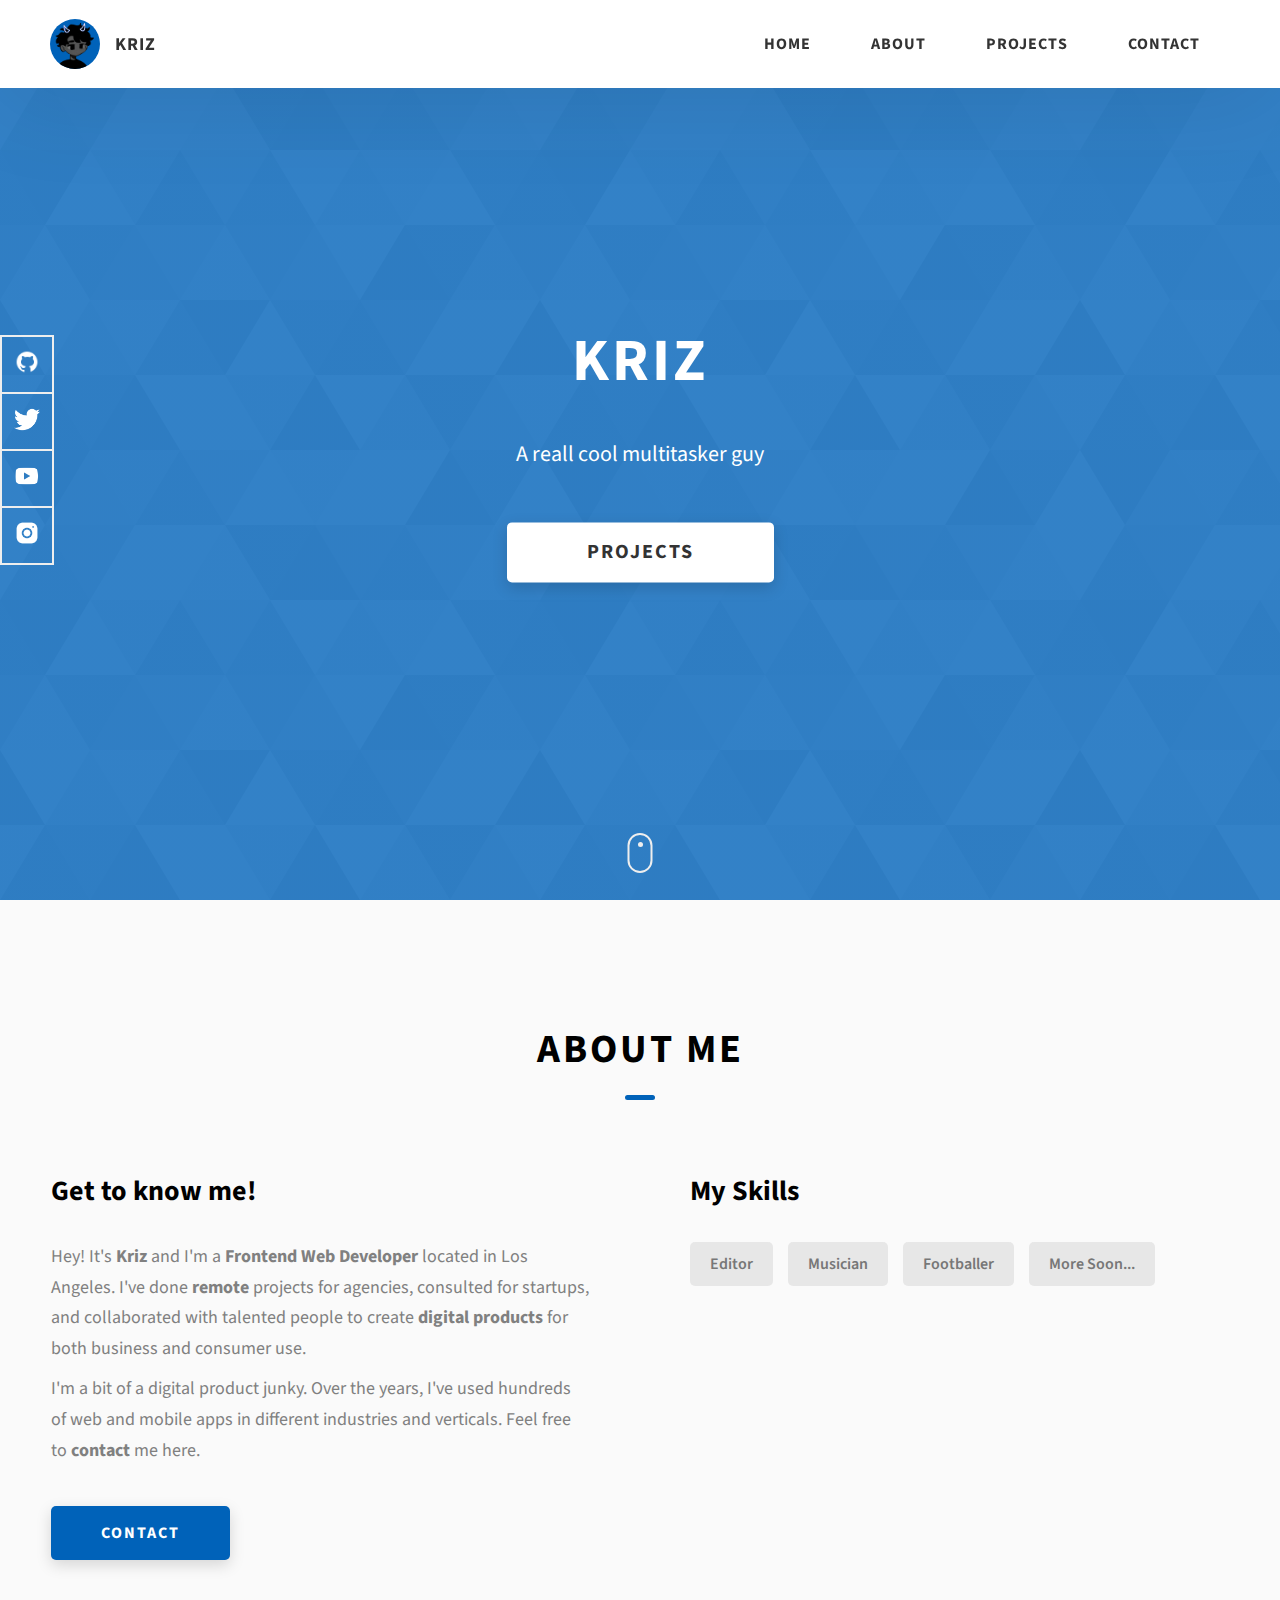
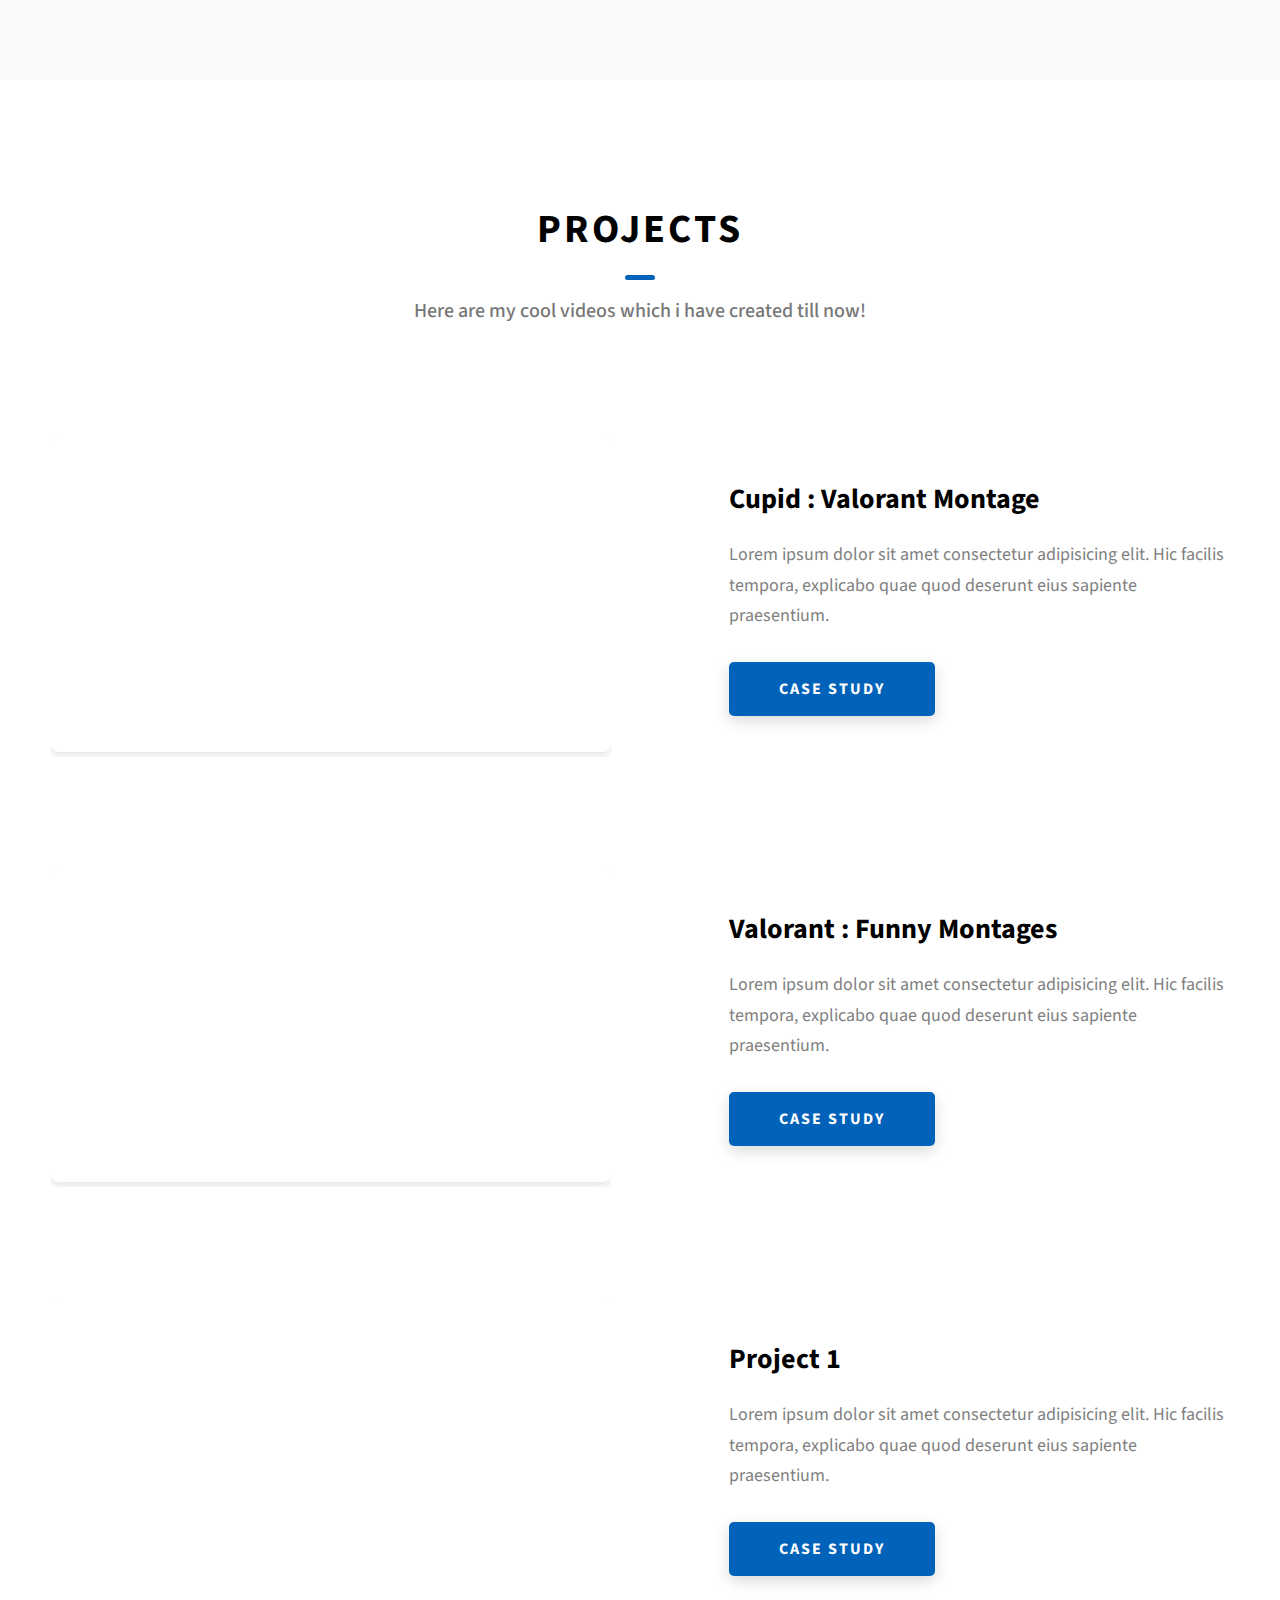
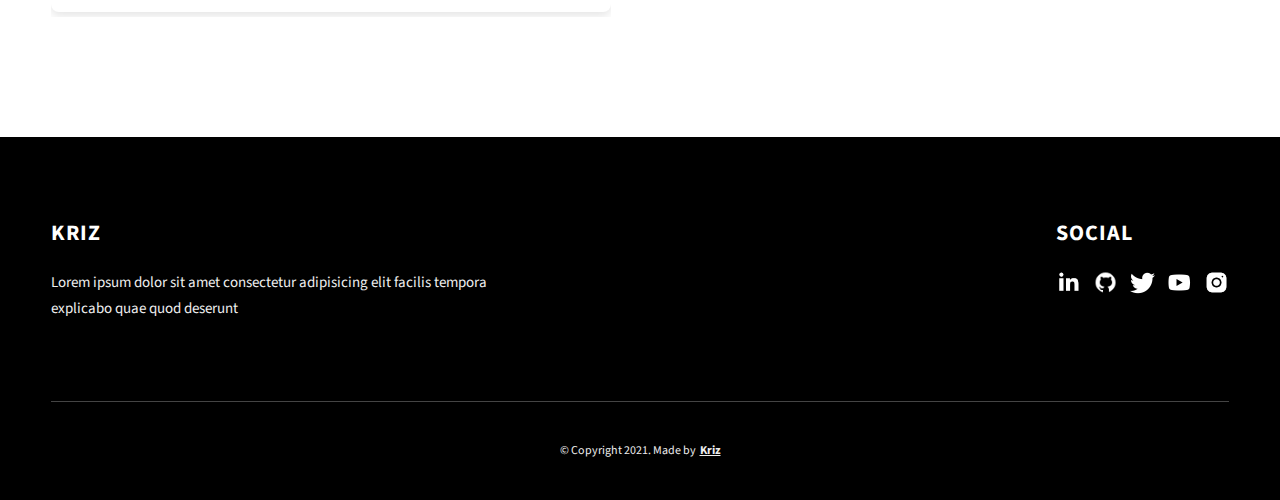
<file: index.html>
<!DOCTYPE html>
<html lang="en">
  <head>
    <meta charset="UTF-8" />
    <meta name="viewport" content="width=device-width, initial-scale=1.0" />
    <meta http-equiv="X-UA-Compatible" content="ie=edge" />
    <title>Kriz</title>
    <meta name="description" content="Portfolio Template for Developer" />

    <link rel="stylesheet" href="css/style.css" />

    <link rel="preconnect" href="https://fonts.googleapis.com" />
    <link rel="preconnect" href="https://fonts.gstatic.com" crossorigin />
    <link
      href="https://fonts.googleapis.com/css2?family=Source+Sans+Pro:wght@400;600;700;900&display=swap"
      rel="stylesheet"
    />
  </head>
  <body>
    
    <header class="header">
      <div class="header__content">
        <div class="header__logo-container">
          <div class="header__logo-img-cont">
            <img
              src="./assets/png/kriz.png"
              alt="Ram Maheshwari Logo Image"
              class="header__logo-img"
            />
          </div>
          <span class="header__logo-sub">Kriz</span>
        </div>
        <div class="header__main">
          <ul class="header__links">
            <li class="header__link-wrapper">
              <a href="./index.html" class="header__link"> Home </a>
            </li>
            <li class="header__link-wrapper">
              <a href="./index.html#about" class="header__link">About </a>
            </li>
            <li class="header__link-wrapper">
              <a href="./index.html#projects" class="header__link">
                Projects
              </a>
            </li>
            <li class="header__link-wrapper">
              <a href="./index.html#contact" class="header__link"> Contact </a>
            </li>
          </ul>
          <div class="header__main-ham-menu-cont">
            <img
              src="./assets/svg/ham-menu.svg"
              alt="hamburger menu"
              class="header__main-ham-menu"
            />
            <img
              src="./assets/svg/ham-menu-close.svg"
              alt="hamburger menu close"
              class="header__main-ham-menu-close d-none"
            />
          </div>
        </div>
      </div>
      <div class="header__sm-menu">
        <div class="header__sm-menu-content">
          <ul class="header__sm-menu-links">
            <li class="header__sm-menu-link">
              <a href="./index.html"> Home </a>
            </li>

            <li class="header__sm-menu-link">
              <a href="./index.html#about"> About </a>
            </li>

            <li class="header__sm-menu-link">
              <a href="./index.html#projects"> Projects </a>
            </li>

            <li class="header__sm-menu-link">
              <a href="./index.html#contact"> Contact </a>
            </li>
          </ul>
        </div>
      </div>
    </header>
    <section class="home-hero">
      <div class="home-hero__content">
        <h1 class="heading-primary">Kriz</h1>
        <div class="home-hero__info">
          <p class="text-primary">
            A reall cool multitasker guy
          </p>
        </div>
        <div class="home-hero__cta">
          <a href="./#projects" class="btn btn--bg">Projects</a>
        </div>
      </div>
      <div class="home-hero__socials">
        <div class="home-hero__social">
          <a href="#" class="home-hero__social-icon-link" data-hover="GitHub">
            <img
              src="./assets/png/github-ico.png"
              alt="icon"
              class="home-hero__social-icon"
            />
          </a>
        </div>
        <div class="home-hero__social">
          <a href="#" class="home-hero__social-icon-link" data-hover="Twitter">
            <img
              src="./assets/png/twitter-ico.png"
              alt="icon"
              class="home-hero__social-icon"
            />
          </a>
        </div>
        <div class="home-hero__social">
          <a href="#" class="home-hero__social-icon-link" data-hover="YouTube">
            <img
              src="./assets/png/yt-ico.png"
              alt="icon"
              class="home-hero__social-icon"
            />
          </a>
        </div>
        <div class="home-hero__social">
          <a href="#" class="home-hero__social-icon-link home-hero__social-icon-link--bd-none" data-hover="Instagram">
            <img
              src="./assets/png/insta-ico.png"
              alt="icon"
              class="home-hero__social-icon"
            />
          </a>
        </div>
      </div>
      
      <div class="home-hero__mouse-scroll-cont">
        <div class="mouse"></div>
      </div>
    </section>
    <section id="about" class="about sec-pad">
      <div class="main-container">
        <h2 class="heading heading-sec heading-sec__mb-med">
          <span class="heading-sec__main">About Me</span>
          <span class="heading-sec__sub">
          </span>
        </h2>
        <div class="about__content">
          <div class="about__content-main">
            <h3 class="about__content-title">Get to know me!</h3>
            <div class="about__content-details">
              <p class="about__content-details-para">
                Hey! It's
                <strong>Kriz</strong>
                and I'm a <strong> Frontend Web Developer </strong> located in
                Los Angeles. I've done
                <strong> remote </strong>
                projects for agencies, consulted for startups, and collaborated
                with talented people to create
                <strong>digital products </strong>
                for both business and consumer use.
              </p>
              <p class="about__content-details-para">
                I'm a bit of a digital product junky. Over the years, I've used
                hundreds of web and mobile apps in different industries and
                verticals. Feel free to
                <strong>contact</strong> me here.
              </p>
            </div>
            <a href="./#contact" class="btn btn--med btn--theme dynamicBgClr"
              >Contact</a
            >
          </div>
          <div class="about__content-skills">
            <h3 class="about__content-title">My Skills</h3>
            <div class="skills">
              <div class="skills__skill">Editor</div>
              <div class="skills__skill">Musician</div>
              <div class="skills__skill">Footballer</div>
              <div class="skills__skill">More Soon...</div>
            </div>
          </div>
        </div>
      </div>
    </section>
    <section id="projects" class="projects sec-pad">
      <div class="main-container">
        <h2 class="heading heading-sec heading-sec__mb-bg">
          <span class="heading-sec__main">Projects</span>
          <span class="heading-sec__sub">
            Here are my cool videos which i have created till now!
          </span>
        </h2>

        <div class="projects__content">
          <div class="projects__row">
            <div class="projects__row-img-cont">
              <iframe
                width="100%"
                height="315"
                src="https://www.youtube.com/embed/KM3xN5zE9Mw"
                title="YouTube video player"
                frameborder="0"
                allow="accelerometer; autoplay; clipboard-write; encrypted-media; gyroscope; picture-in-picture"
                allowfullscreen
              ></iframe>
            </div>
            <div class="projects__row-content">
              <h3 class="projects__row-content-title">Cupid : Valorant Montage</h3>
              <p class="projects__row-content-desc">
                Lorem ipsum dolor sit amet consectetur adipisicing elit. Hic facilis
                tempora, explicabo quae quod deserunt eius sapiente praesentium.
              </p>
              <a href="./project-1.html" class="btn btn--med btn--theme dynamicBgClr" target="_blank">
                Case Study
              </a>
            </div>
          </div>
          <!-- VIDEO 2 -->
          <div class="projects__row">
            <div class="projects__row-img-cont">
              <iframe
                width="100%"
                height="315"
                src="https://www.youtube.com/embed/n4P-tAh3xQY"
                title="YouTube video player"
                frameborder="0"
                allow="accelerometer; autoplay; clipboard-write; encrypted-media; gyroscope; picture-in-picture"
                allowfullscreen
              ></iframe>
            </div>
            <div class="projects__row-content">
              <h3 class="projects__row-content-title">Valorant : Funny Montages</h3>
              <p class="projects__row-content-desc">
                Lorem ipsum dolor sit amet consectetur adipisicing elit. Hic facilis
                tempora, explicabo quae quod deserunt eius sapiente praesentium.
              </p>
              <a href="./project-1.html" class="btn btn--med btn--theme dynamicBgClr" target="_blank">
                Case Study
              </a>
            </div>
          </div>
          <div class="projects__row">
            <div class="projects__row-img-cont">
              <iframe
                width="100%"
                height="315"
                src="https://www.youtube.com/embed/KM3xN5zE9Mw"
                title="YouTube video player"
                frameborder="0"
                allow="accelerometer; autoplay; clipboard-write; encrypted-media; gyroscope; picture-in-picture"
                allowfullscreen
              ></iframe>
            </div>
            <div class="projects__row-content">
              <h3 class="projects__row-content-title">Project 1</h3>
              <p class="projects__row-content-desc">
                Lorem ipsum dolor sit amet consectetur adipisicing elit. Hic facilis
                tempora, explicabo quae quod deserunt eius sapiente praesentium.
              </p>
              <a href="./project-1.html" class="btn btn--med btn--theme dynamicBgClr" target="_blank">
                Case Study
              </a>
            </div>
          </div>
        </div>
      </div>
    </section>
    <footer class="main-footer">
      <div class="main-container">
        <div class="main-footer__upper">
          <div class="main-footer__row main-footer__row-1">
            <h2 class="heading heading-sm main-footer__heading-sm">
              <span>Social</span>
            </h2>
            <div class="main-footer__social-cont">
              <a target="_blank" rel="noreferrer" href="#">
                <img
                  class="main-footer__icon"
                  src="./assets/png/linkedin-ico.png"
                  alt="icon"
                />
              </a>
              <a target="_blank" rel="noreferrer" href="#">
                <img
                  class="main-footer__icon"
                  src="./assets/png/github-ico.png"
                  alt="icon"
                />
              </a>
              <a target="_blank" rel="noreferrer" href="#">
                <img
                  class="main-footer__icon"
                  src="./assets/png/twitter-ico.png"
                  alt="icon"
                />
              </a>
              <a target="_blank" rel="noreferrer" href="#">
                <img
                  class="main-footer__icon"
                  src="./assets/png/yt-ico.png"
                  alt="icon"
                />
              </a>
              <a target="_blank" rel="noreferrer" href="#">
                <img
                  class="main-footer__icon main-footer__icon--mr-none"
                  src="./assets/png/insta-ico.png"
                  alt="icon"
                />
              </a>
            </div>
          </div>
          <div class="main-footer__row main-footer__row-2">
            <h4 class="heading heading-sm text-lt">Kriz</h4>
            <p class="main-footer__short-desc">
              Lorem ipsum dolor sit amet consectetur adipisicing elit facilis
              tempora explicabo quae quod deserunt
            </p>
          </div>
        </div>

        <!-- If you give me some credit or shoutout here by linking to my website, then it will be a big thing for me and will help me a lot :) -->
        <div class="main-footer__lower">
          &copy; Copyright 2021. Made by
          <a rel="noreferrer" target="_blank" href="https://rammaheshwari.com"
            >Kriz</a
          >
        </div>
      </div>
    </footer>

    <script src="./index.js"></script>
  </body>
</html>
</file>
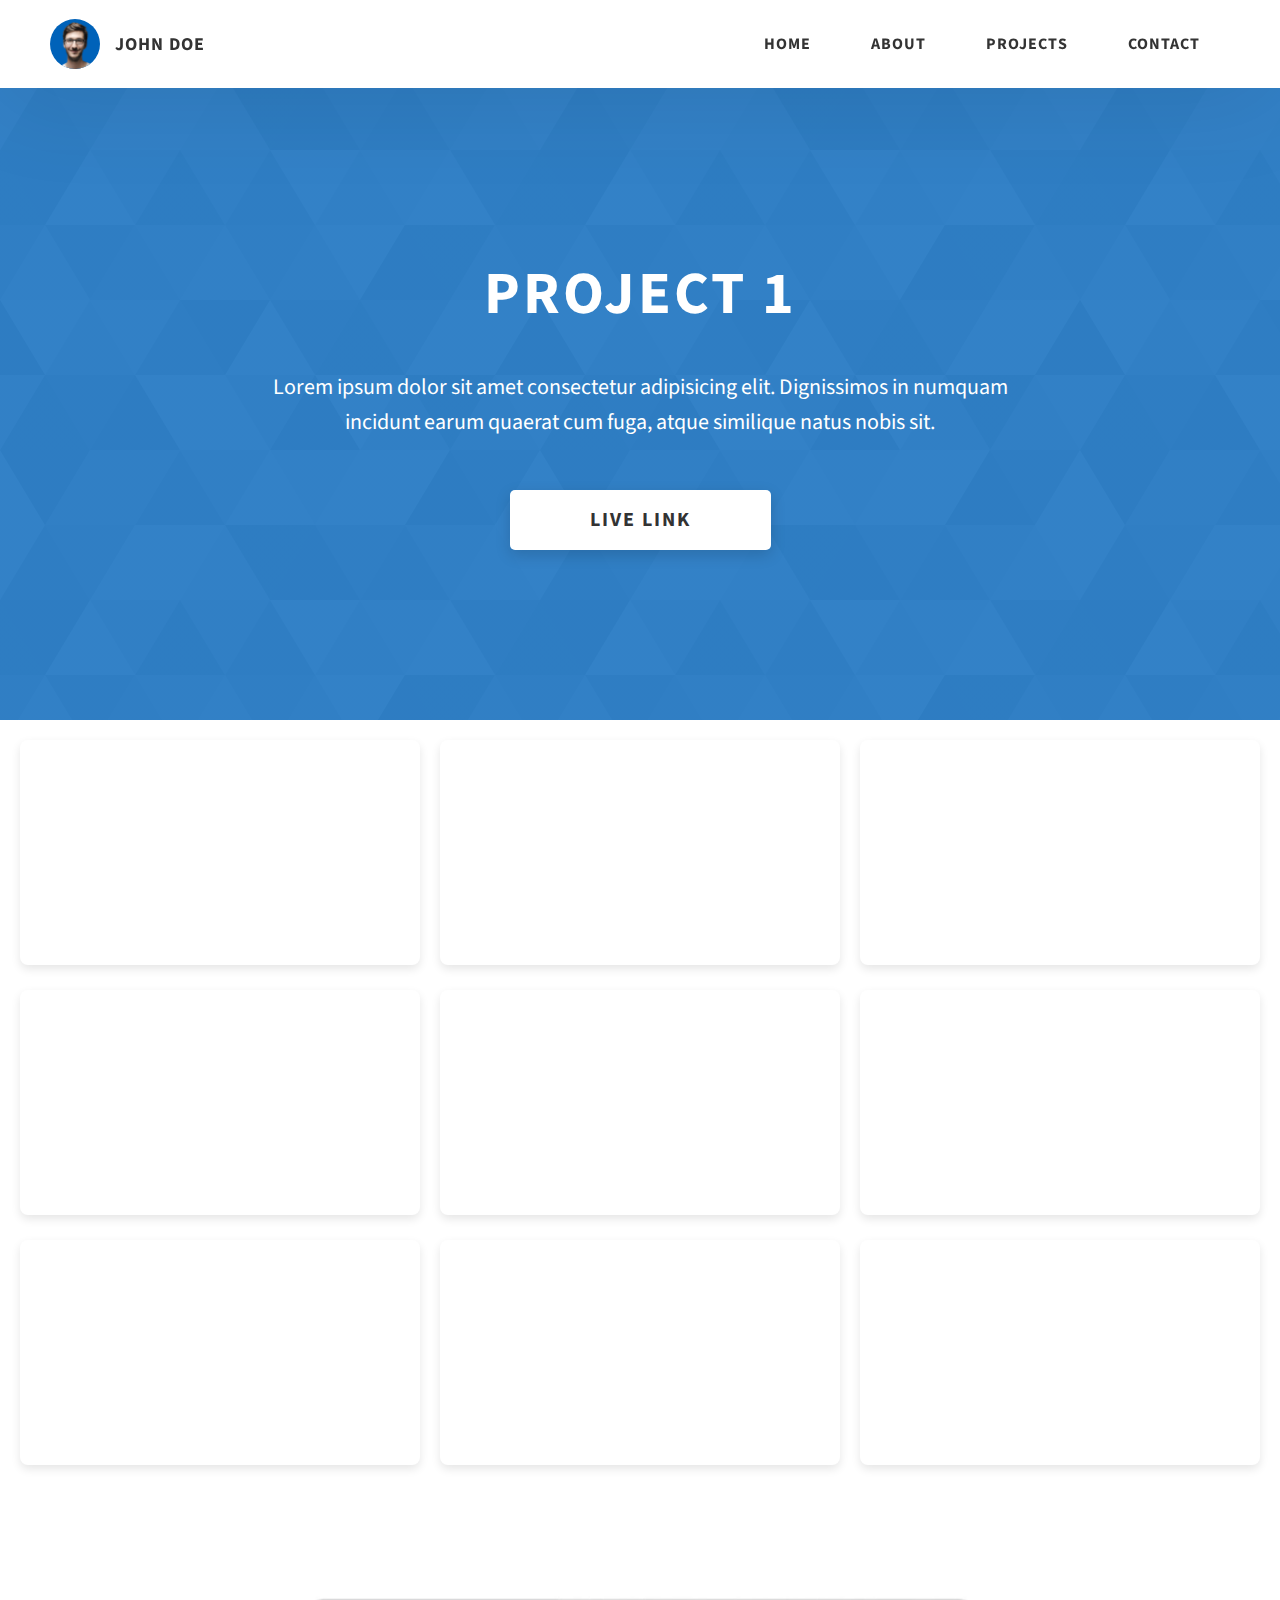
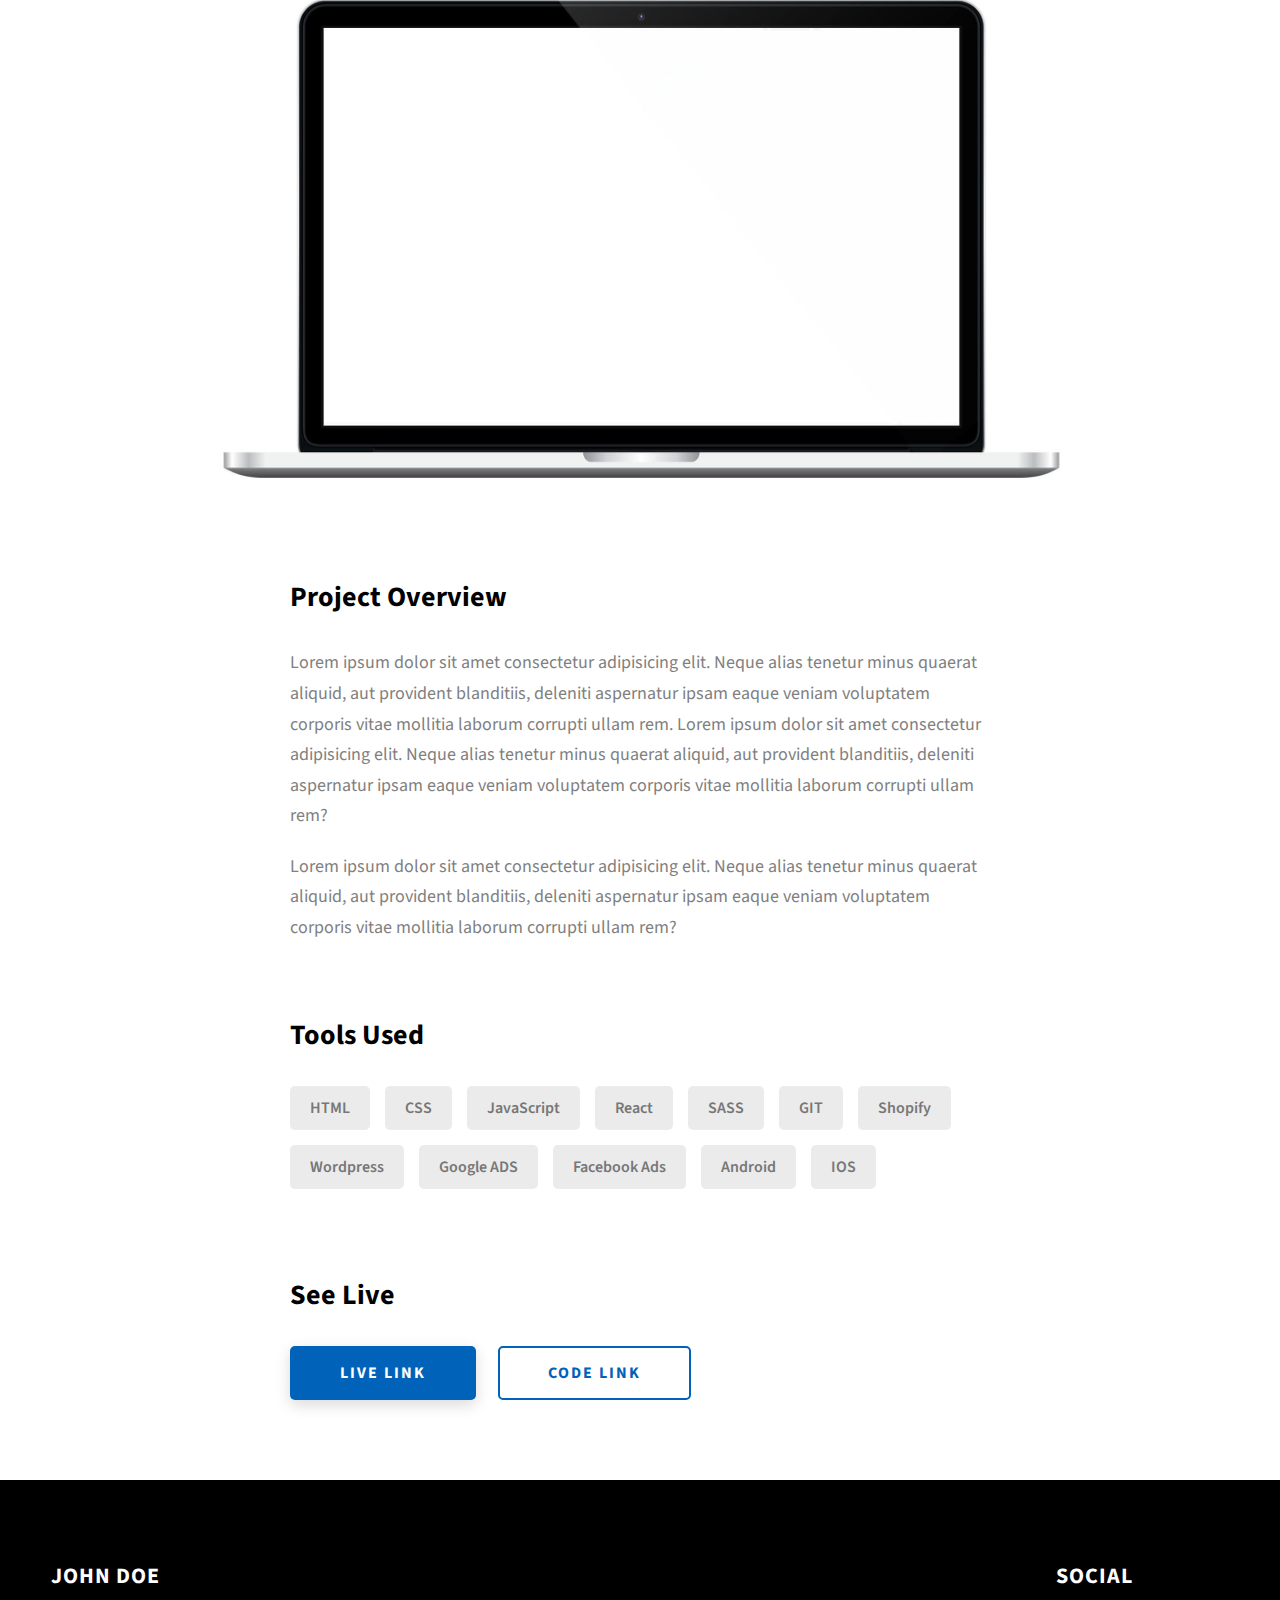
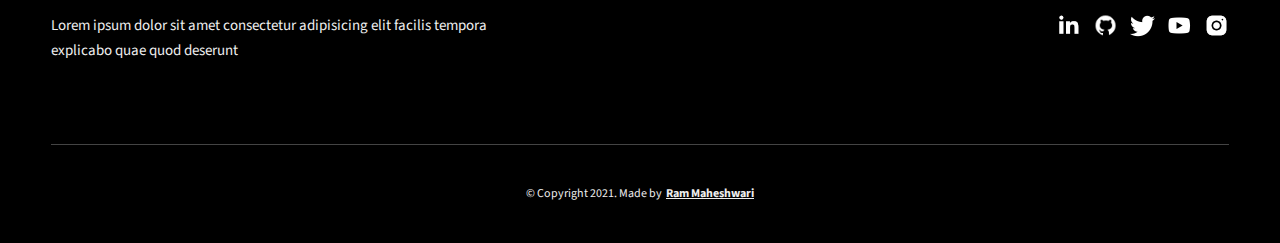
<file: project-1.html>
<!DOCTYPE html>
<html lang="en">
  <head>
    <meta charset="UTF-8" />
    <meta name="viewport" content="width=device-width, initial-scale=1.0" />
    <meta http-equiv="X-UA-Compatible" content="ie=edge" />
    <title>Case Study of Project 1</title>
    <meta name="description" content="Case study page of Project" />

    <link rel="stylesheet" href="css/style.css" />

    <link rel="preconnect" href="https://fonts.googleapis.com" />
    <link rel="preconnect" href="https://fonts.gstatic.com" crossorigin />
    <link
      href="https://fonts.googleapis.com/css2?family=Source+Sans+Pro:wght@400;600;700;900&display=swap"
      rel="stylesheet"
    />
  </head>
  <body>
    <header class="header">
      <div class="header__content">
        <div class="header__logo-container">
          <div class="header__logo-img-cont">
            <img
              src="./assets/png/john-doe.png"
              alt="Ram Maheshwari Logo Image"
              class="header__logo-img"
            />
          </div>
          <span class="header__logo-sub">John Doe</span>
        </div>
        <div class="header__main">
          <ul class="header__links">
            <li class="header__link-wrapper">
              <a href="./index.html" class="header__link"> Home </a>
            </li>
            <li class="header__link-wrapper">
              <a href="./index.html#about" class="header__link">About </a>
            </li>
            <li class="header__link-wrapper">
              <a href="./index.html#projects" class="header__link">
                Projects
              </a>
            </li>
            <li class="header__link-wrapper">
              <a href="./index.html#contact" class="header__link"> Contact </a>
            </li>
          </ul>
          <div class="header__main-ham-menu-cont">
            <img
              src="./assets/svg/ham-menu.svg"
              alt="hamburger menu"
              class="header__main-ham-menu"
            />
            <img
              src="./assets/svg/ham-menu-close.svg"
              alt="hamburger menu close"
              class="header__main-ham-menu-close d-none"
            />
          </div>
        </div>
      </div>
      <div class="header__sm-menu">
        <div class="header__sm-menu-content">
          <ul class="header__sm-menu-links">
            <li class="header__sm-menu-link">
              <a href="./index.html"> Home </a>
            </li>

            <li class="header__sm-menu-link">
              <a href="./index.html#about"> About </a>
            </li>

            <li class="header__sm-menu-link">
              <a href="./index.html#projects"> Projects </a>
            </li>

            <li class="header__sm-menu-link">
              <a href="./index.html#contact"> Contact </a>
            </li>
          </ul>
        </div>
      </div>
    </header>
    <section class="project-cs-hero">
      <div class="project-cs-hero__content">
        <h1 class="heading-primary">Project 1</h1>
        <div class="project-cs-hero__info">
          <p class="text-primary">
            Lorem ipsum dolor sit amet consectetur adipisicing elit. Dignissimos
            in numquam incidunt earum quaerat cum fuga, atque similique natus
            nobis sit.
          </p>
        </div>
        <div class="project-cs-hero__cta">
          <a href="#" class="btn btn--bg" target="_blank">Live Link</a>
        </div>
      </div>
    </section>

    <section class="youtube-grid">
      <div class="youtube-grid__item">
        <iframe
          src="https://www.youtube.com/embed/YOUR_VIDEO_ID_1"
          title="YouTube video player"
          frameborder="0"
          allow="accelerometer; autoplay; clipboard-write; encrypted-media; gyroscope; picture-in-picture"
          allowfullscreen
        ></iframe>
      </div>
      <div class="youtube-grid__item">
        <iframe
          src="https://www.youtube.com/embed/YOUR_VIDEO_ID_2"
          title="YouTube video player"
          frameborder="0"
          allow="accelerometer; autoplay; clipboard-write; encrypted-media; gyroscope; picture-in-picture"
          allowfullscreen
        ></iframe>
      </div>
      <div class="youtube-grid__item">
        <iframe
          src="https://www.youtube.com/embed/YOUR_VIDEO_ID_3"
          title="YouTube video player"
          frameborder="0"
          allow="accelerometer; autoplay; clipboard-write; encrypted-media; gyroscope; picture-in-picture"
          allowfullscreen
        ></iframe>
      </div>
      <div class="youtube-grid__item">
        <iframe
          src="https://www.youtube.com/embed/YOUR_VIDEO_ID_4"
          title="YouTube video player"
          frameborder="0"
          allow="accelerometer; autoplay; clipboard-write; encrypted-media; gyroscope; picture-in-picture"
          allowfullscreen
        ></iframe>
      </div>
      <div class="youtube-grid__item">
        <iframe
          src="https://www.youtube.com/embed/YOUR_VIDEO_ID_5"
          title="YouTube video player"
          frameborder="0"
          allow="accelerometer; autoplay; clipboard-write; encrypted-media; gyroscope; picture-in-picture"
          allowfullscreen
        ></iframe>
      </div>
      <div class="youtube-grid__item">
        <iframe
          src="https://www.youtube.com/embed/YOUR_VIDEO_ID_6"
          title="YouTube video player"
          frameborder="0"
          allow="accelerometer; autoplay; clipboard-write; encrypted-media; gyroscope; picture-in-picture"
          allowfullscreen
        ></iframe>
      </div>
      <div class="youtube-grid__item">
        <iframe
          src="https://www.youtube.com/embed/YOUR_VIDEO_ID_7"
          title="YouTube video player"
          frameborder="0"
          allow="accelerometer; autoplay; clipboard-write; encrypted-media; gyroscope; picture-in-picture"
          allowfullscreen
        ></iframe>
      </div>
      <div class="youtube-grid__item">
        <iframe
          src="https://www.youtube.com/embed/YOUR_VIDEO_ID_8"
          title="YouTube video player"
          frameborder="0"
          allow="accelerometer; autoplay; clipboard-write; encrypted-media; gyroscope; picture-in-picture"
          allowfullscreen
        ></iframe>
      </div>
      <div class="youtube-grid__item">
        <iframe
          src="https://www.youtube.com/embed/YOUR_VIDEO_ID_9"
          title="YouTube video player"
          frameborder="0"
          allow="accelerometer; autoplay; clipboard-write; encrypted-media; gyroscope; picture-in-picture"
          allowfullscreen
        ></iframe>
      </div>
    </section>
    
    <section class="project-details">
      <div class="main-container">
        <div class="project-details__content">
          <div class="project-details__showcase-img-cont">
            <img
              src="./assets/jpeg/project-mockup-example.jpeg"
              alt="Project Image"
              class="project-details__showcase-img"
            />
          </div>
          <div class="project-details__content-main">
            <div class="project-details__desc">
              <h3 class="project-details__content-title">Project Overview</h3>
              <p class="project-details__desc-para">
                Lorem ipsum dolor sit amet consectetur adipisicing elit. Neque
                alias tenetur minus quaerat aliquid, aut provident blanditiis,
                deleniti aspernatur ipsam eaque veniam voluptatem corporis vitae
                mollitia laborum corrupti ullam rem. Lorem ipsum dolor sit amet
                consectetur adipisicing elit. Neque alias tenetur minus quaerat
                aliquid, aut provident blanditiis, deleniti aspernatur ipsam
                eaque veniam voluptatem corporis vitae mollitia laborum corrupti
                ullam rem?
              </p>
              <p class="project-details__desc-para">
                Lorem ipsum dolor sit amet consectetur adipisicing elit. Neque
                alias tenetur minus quaerat aliquid, aut provident blanditiis,
                deleniti aspernatur ipsam eaque veniam voluptatem corporis vitae
                mollitia laborum corrupti ullam rem?
              </p>
            </div>
            <div class="project-details__tools-used">
              <h3 class="project-details__content-title">Tools Used</h3>
              <div class="skills">
                <div class="skills__skill">HTML</div>
                <div class="skills__skill">CSS</div>
                <div class="skills__skill">JavaScript</div>
                <div class="skills__skill">React</div>
                <div class="skills__skill">SASS</div>
                <div class="skills__skill">GIT</div>
                <div class="skills__skill">Shopify</div>
                <div class="skills__skill">Wordpress</div>
                <div class="skills__skill">Google ADS</div>
                <div class="skills__skill">Facebook Ads</div>
                <div class="skills__skill">Android</div>
                <div class="skills__skill">IOS</div>
              </div>
            </div>
            <div class="project-details__links">
              <h3 class="project-details__content-title">See Live</h3>
              <a
                href="#"
                class="btn btn--med btn--theme project-details__links-btn"
                target="_blank"
                >Live Link</a
              >
              <a
                href="#"
                class="btn btn--med btn--theme-inv project-details__links-btn"
                target="_blank"
                >Code Link</a
              >
            </div>
          </div>
        </div>
      </div>
    </section>
    <footer class="main-footer">
      <div class="main-container">
        <div class="main-footer__upper">
          <div class="main-footer__row main-footer__row-1">
            <h2 class="heading heading-sm main-footer__heading-sm">
              <span>Social</span>
            </h2>
            <div class="main-footer__social-cont">
              <a target="_blank" rel="noreferrer" href="#">
                <img
                  class="main-footer__icon"
                  src="./assets/png/linkedin-ico.png"
                  alt="icon"
                />
              </a>
              <a target="_blank" rel="noreferrer" href="#">
                <img
                  class="main-footer__icon"
                  src="./assets/png/github-ico.png"
                  alt="icon"
                />
              </a>
              <a target="_blank" rel="noreferrer" href="#">
                <img
                  class="main-footer__icon"
                  src="./assets/png/twitter-ico.png"
                  alt="icon"
                />
              </a>
              <a target="_blank" rel="noreferrer" href="#">
                <img
                  class="main-footer__icon"
                  src="./assets/png/yt-ico.png"
                  alt="icon"
                />
              </a>
              <a target="_blank" rel="noreferrer" href="#">
                <img
                  class="main-footer__icon main-footer__icon--mr-none"
                  src="./assets/png/insta-ico.png"
                  alt="icon"
                />
              </a>
            </div>
          </div>
          <div class="main-footer__row main-footer__row-2">
            <h4 class="heading heading-sm text-lt">John Doe</h4>
            <p class="main-footer__short-desc">
              Lorem ipsum dolor sit amet consectetur adipisicing elit facilis
              tempora explicabo quae quod deserunt
            </p>
          </div>
        </div>

        <div class="main-footer__lower">
          &copy; Copyright 2021. Made by
          <a rel="noreferrer" target="_blank" href="https://rammaheshwari.com"
            >Ram Maheshwari</a
          >
        </div>
      </div>
    </footer>
    <script src="./index.js"></script>
  </body>
</html>
</file>
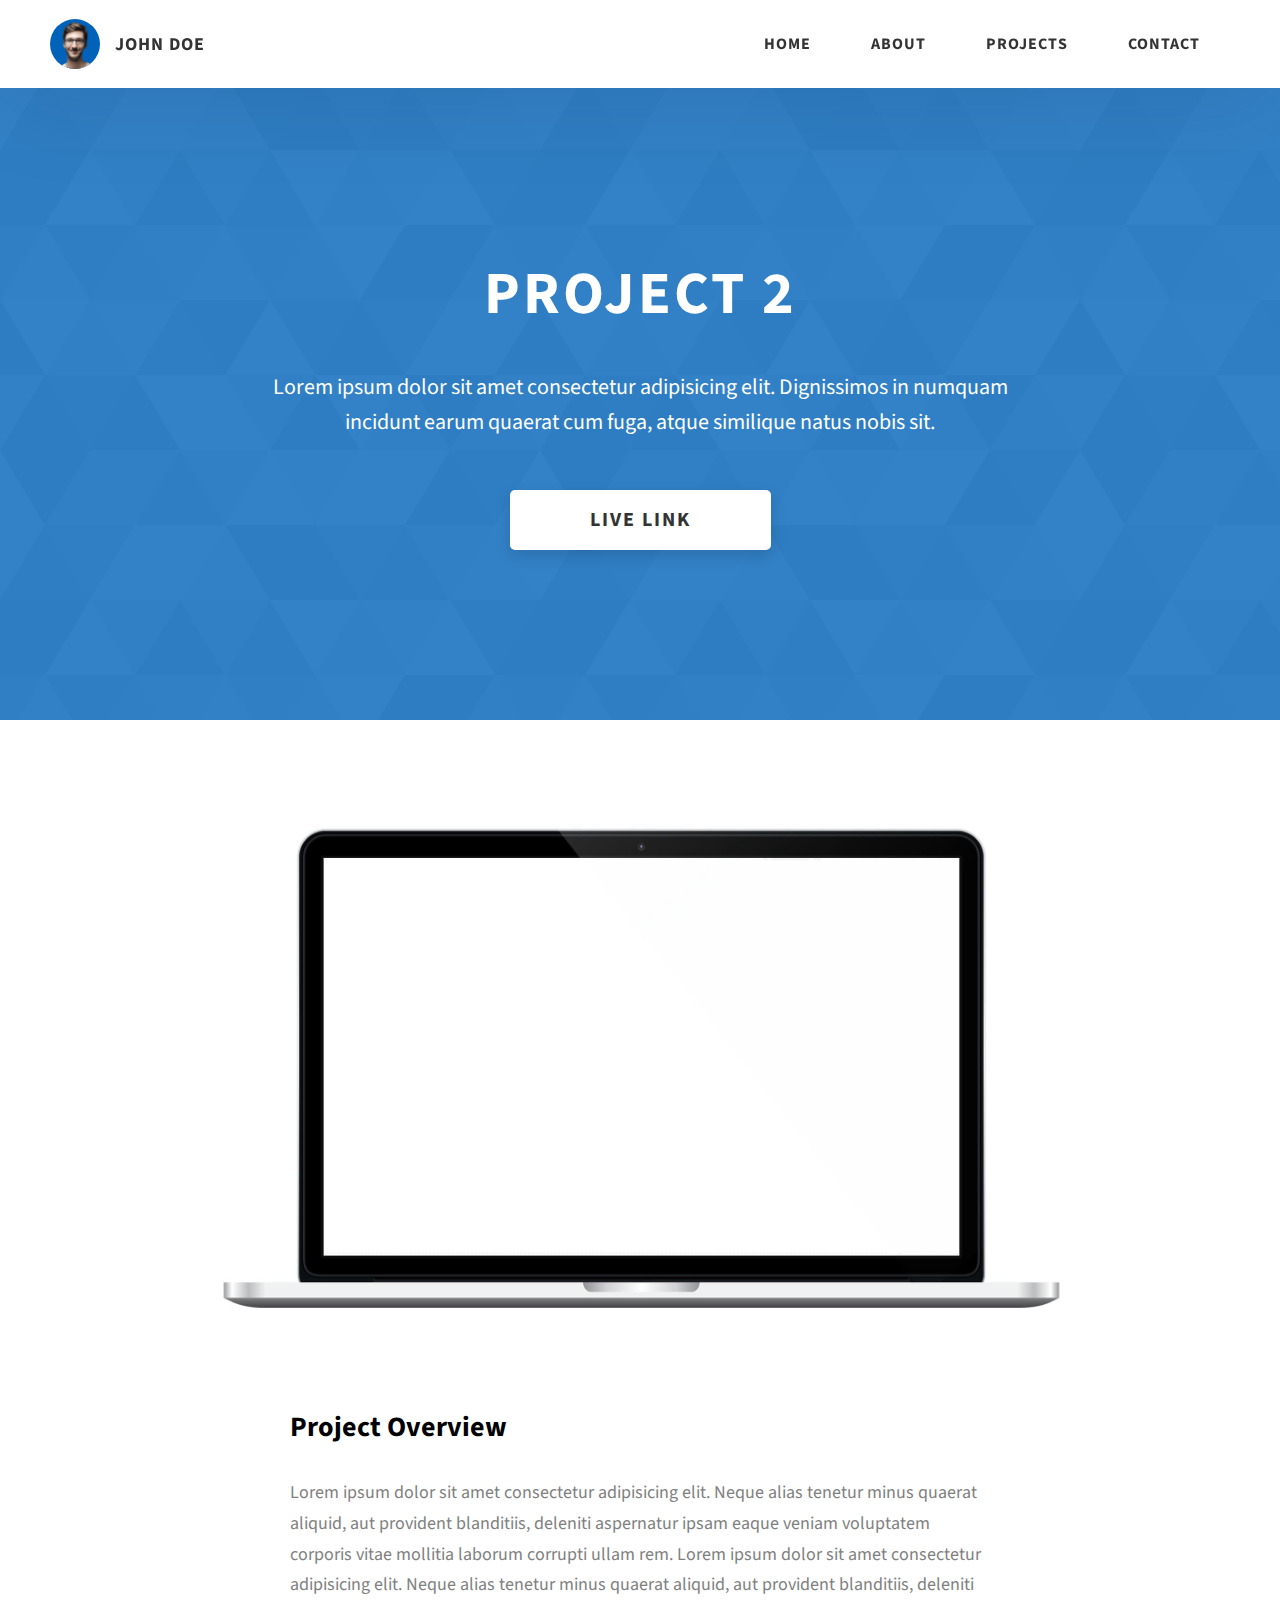
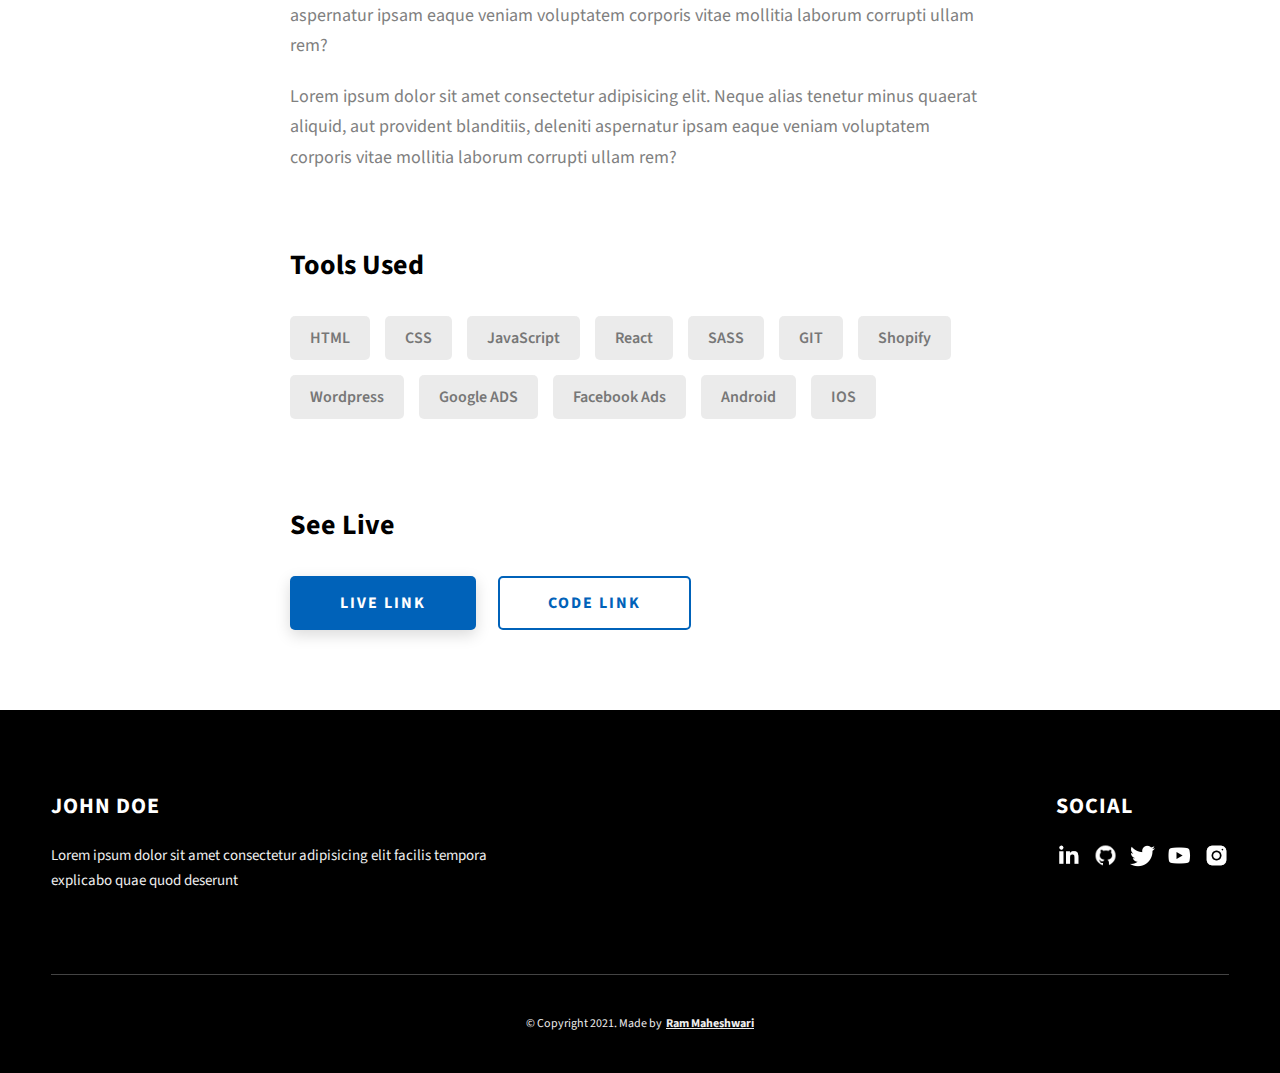
<file: project-2.html>
<!DOCTYPE html>
<html lang="en">
  <head>
    <meta charset="UTF-8" />
    <meta name="viewport" content="width=device-width, initial-scale=1.0" />
    <meta http-equiv="X-UA-Compatible" content="ie=edge" />
    <title>Case Study of Project 2</title>
    <meta name="description" content="Case study page of Project" />

    <link rel="stylesheet" href="css/style.css" />

    <link rel="preconnect" href="https://fonts.googleapis.com" />
    <link rel="preconnect" href="https://fonts.gstatic.com" crossorigin />
    <link
      href="https://fonts.googleapis.com/css2?family=Source+Sans+Pro:wght@400;600;700;900&display=swap"
      rel="stylesheet"
    />
  </head>
  <body>
    <header class="header">
      <div class="header__content">
        <div class="header__logo-container">
          <div class="header__logo-img-cont">
            <img
              src="./assets/png/john-doe.png"
              alt="Ram Maheshwari Logo Image"
              class="header__logo-img"
            />
          </div>
          <span class="header__logo-sub">John Doe</span>
        </div>
        <div class="header__main">
          <ul class="header__links">
            <li class="header__link-wrapper">
              <a href="./index.html" class="header__link"> Home </a>
            </li>
            <li class="header__link-wrapper">
              <a href="./index.html#about" class="header__link">About </a>
            </li>
            <li class="header__link-wrapper">
              <a href="./index.html#projects" class="header__link">
                Projects
              </a>
            </li>
            <li class="header__link-wrapper">
              <a href="./index.html#contact" class="header__link"> Contact </a>
            </li>
          </ul>
          <div class="header__main-ham-menu-cont">
            <img
              src="./assets/svg/ham-menu.svg"
              alt="hamburger menu"
              class="header__main-ham-menu"
            />
            <img
              src="./assets/svg/ham-menu-close.svg"
              alt="hamburger menu close"
              class="header__main-ham-menu-close d-none"
            />
          </div>
        </div>
      </div>
      <div class="header__sm-menu">
        <div class="header__sm-menu-content">
          <ul class="header__sm-menu-links">
            <li class="header__sm-menu-link">
              <a href="./index.html"> Home </a>
            </li>

            <li class="header__sm-menu-link">
              <a href="./index.html#about"> About </a>
            </li>

            <li class="header__sm-menu-link">
              <a href="./index.html#projects"> Projects </a>
            </li>

            <li class="header__sm-menu-link">
              <a href="./index.html#contact"> Contact </a>
            </li>
          </ul>
        </div>
      </div>
    </header>
    <section class="project-cs-hero">
      <div class="project-cs-hero__content">
        <h1 class="heading-primary">Project 2</h1>
        <div class="project-cs-hero__info">
          <p class="text-primary">
            Lorem ipsum dolor sit amet consectetur adipisicing elit. Dignissimos
            in numquam incidunt earum quaerat cum fuga, atque similique natus
            nobis sit.
          </p>
        </div>
        <div class="project-cs-hero__cta">
          <a href="#" class="btn btn--bg" target="_blank">Live Link</a>
        </div>
      </div>
    </section>
    <section class="project-details">
      <div class="main-container">
        <div class="project-details__content">
          <div class="project-details__showcase-img-cont">
            <img
              src="./assets/jpeg/project-mockup-example.jpeg"
              alt="Project Image"
              class="project-details__showcase-img"
            />
          </div>
          <div class="project-details__content-main">
            <div class="project-details__desc">
              <h3 class="project-details__content-title">Project Overview</h3>
              <p class="project-details__desc-para">
                Lorem ipsum dolor sit amet consectetur adipisicing elit. Neque
                alias tenetur minus quaerat aliquid, aut provident blanditiis,
                deleniti aspernatur ipsam eaque veniam voluptatem corporis vitae
                mollitia laborum corrupti ullam rem. Lorem ipsum dolor sit amet
                consectetur adipisicing elit. Neque alias tenetur minus quaerat
                aliquid, aut provident blanditiis, deleniti aspernatur ipsam
                eaque veniam voluptatem corporis vitae mollitia laborum corrupti
                ullam rem?
              </p>
              <p class="project-details__desc-para">
                Lorem ipsum dolor sit amet consectetur adipisicing elit. Neque
                alias tenetur minus quaerat aliquid, aut provident blanditiis,
                deleniti aspernatur ipsam eaque veniam voluptatem corporis vitae
                mollitia laborum corrupti ullam rem?
              </p>
            </div>
            <div class="project-details__tools-used">
              <h3 class="project-details__content-title">Tools Used</h3>
              <div class="skills">
                <div class="skills__skill">HTML</div>
                <div class="skills__skill">CSS</div>
                <div class="skills__skill">JavaScript</div>
                <div class="skills__skill">React</div>
                <div class="skills__skill">SASS</div>
                <div class="skills__skill">GIT</div>
                <div class="skills__skill">Shopify</div>
                <div class="skills__skill">Wordpress</div>
                <div class="skills__skill">Google ADS</div>
                <div class="skills__skill">Facebook Ads</div>
                <div class="skills__skill">Android</div>
                <div class="skills__skill">IOS</div>
              </div>
            </div>
            <div class="project-details__links">
              <h3 class="project-details__content-title">See Live</h3>
              <a
                href="#"
                class="btn btn--med btn--theme project-details__links-btn"
                target="_blank"
                >Live Link</a
              >
              <a
                href="#"
                class="btn btn--med btn--theme-inv project-details__links-btn"
                target="_blank"
                >Code Link</a
              >
            </div>
          </div>
        </div>
      </div>
    </section>
    <footer class="main-footer">
      <div class="main-container">
        <div class="main-footer__upper">
          <div class="main-footer__row main-footer__row-1">
            <h2 class="heading heading-sm main-footer__heading-sm">
              <span>Social</span>
            </h2>
            <div class="main-footer__social-cont">
              <a target="_blank" rel="noreferrer" href="#">
                <img
                  class="main-footer__icon"
                  src="./assets/png/linkedin-ico.png"
                  alt="icon"
                />
              </a>
              <a target="_blank" rel="noreferrer" href="#">
                <img
                  class="main-footer__icon"
                  src="./assets/png/github-ico.png"
                  alt="icon"
                />
              </a>
              <a target="_blank" rel="noreferrer" href="#">
                <img
                  class="main-footer__icon"
                  src="./assets/png/twitter-ico.png"
                  alt="icon"
                />
              </a>
              <a target="_blank" rel="noreferrer" href="#">
                <img
                  class="main-footer__icon"
                  src="./assets/png/yt-ico.png"
                  alt="icon"
                />
              </a>
              <a target="_blank" rel="noreferrer" href="#">
                <img
                  class="main-footer__icon main-footer__icon--mr-none"
                  src="./assets/png/insta-ico.png"
                  alt="icon"
                />
              </a>
            </div>
          </div>
          <div class="main-footer__row main-footer__row-2">
            <h4 class="heading heading-sm text-lt">John Doe</h4>
            <p class="main-footer__short-desc">
              Lorem ipsum dolor sit amet consectetur adipisicing elit facilis
              tempora explicabo quae quod deserunt
            </p>
          </div>
        </div>

        <div class="main-footer__lower">
          &copy; Copyright 2021. Made by
          <a rel="noreferrer" target="_blank" href="https://rammaheshwari.com"
            >Ram Maheshwari</a
          >
        </div>
      </div>
    </footer>
    <script src="./index.js"></script>
  </body>
</html>
</file>
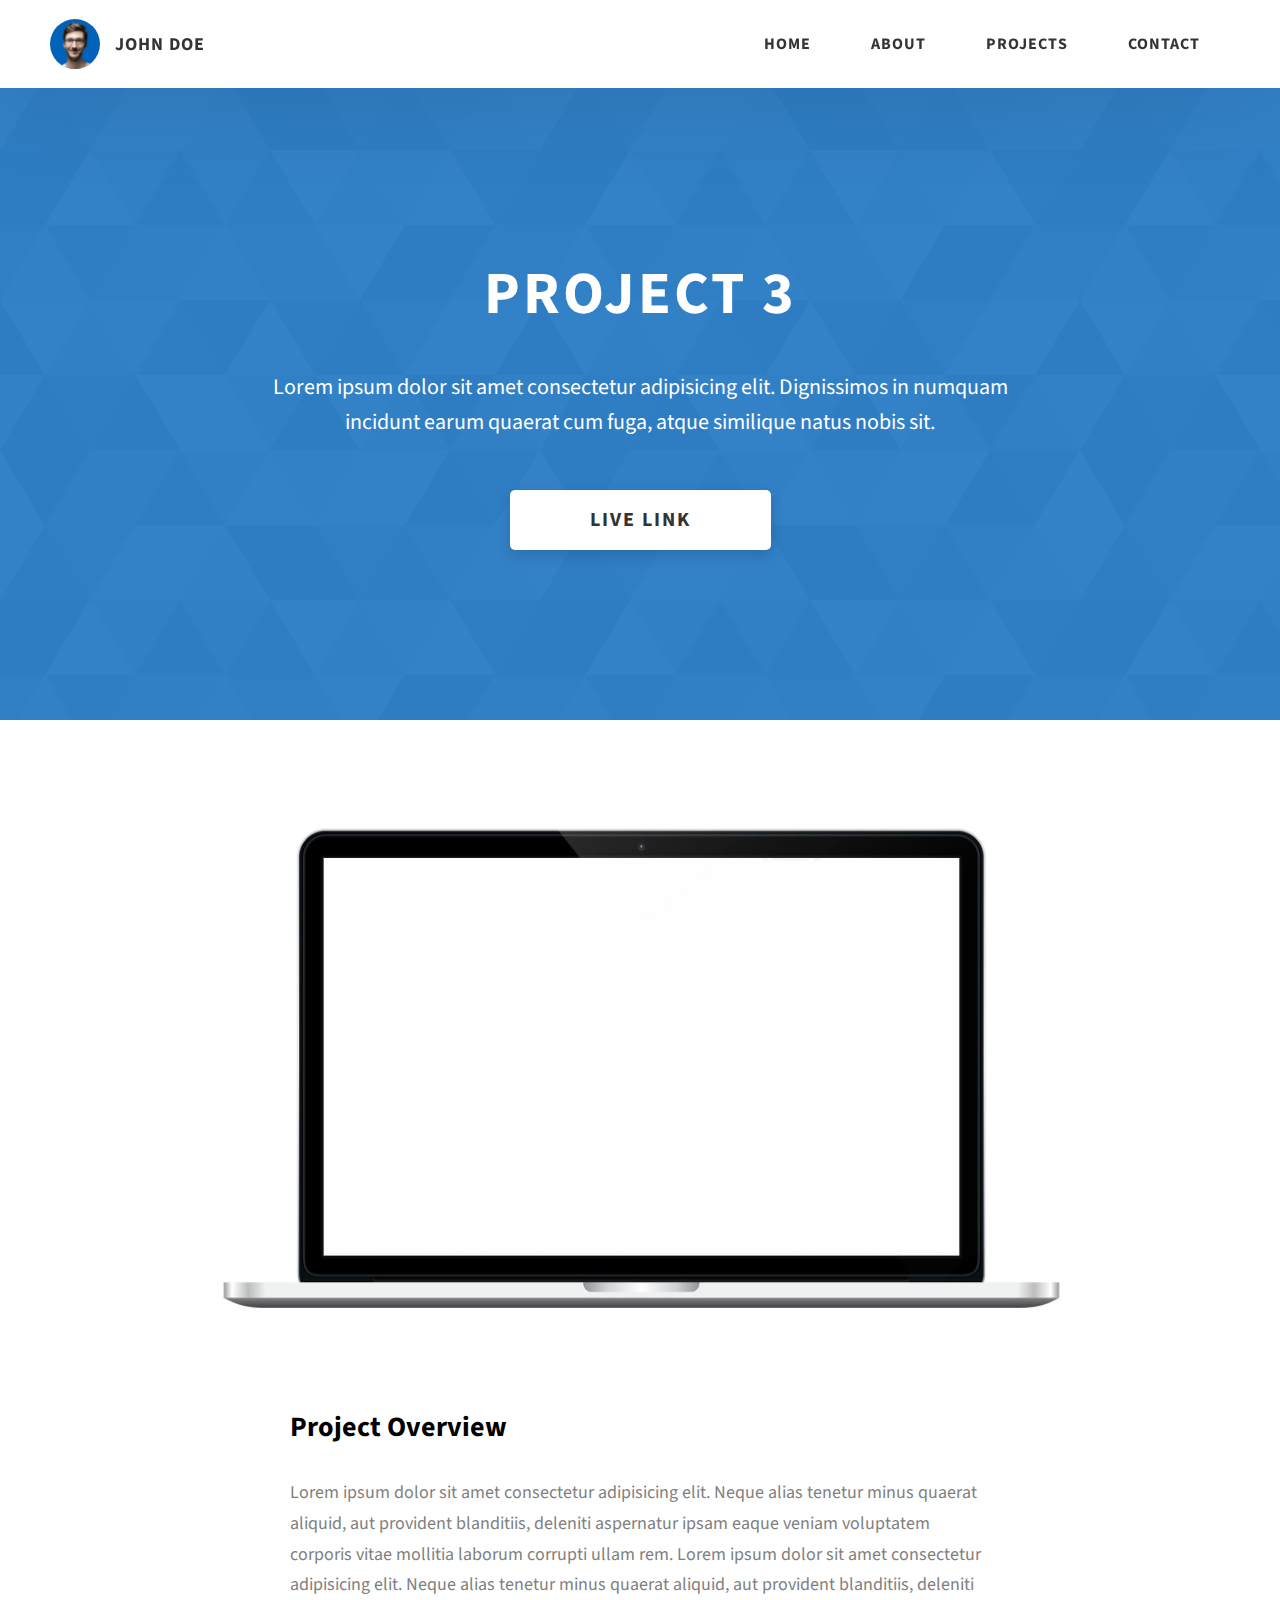
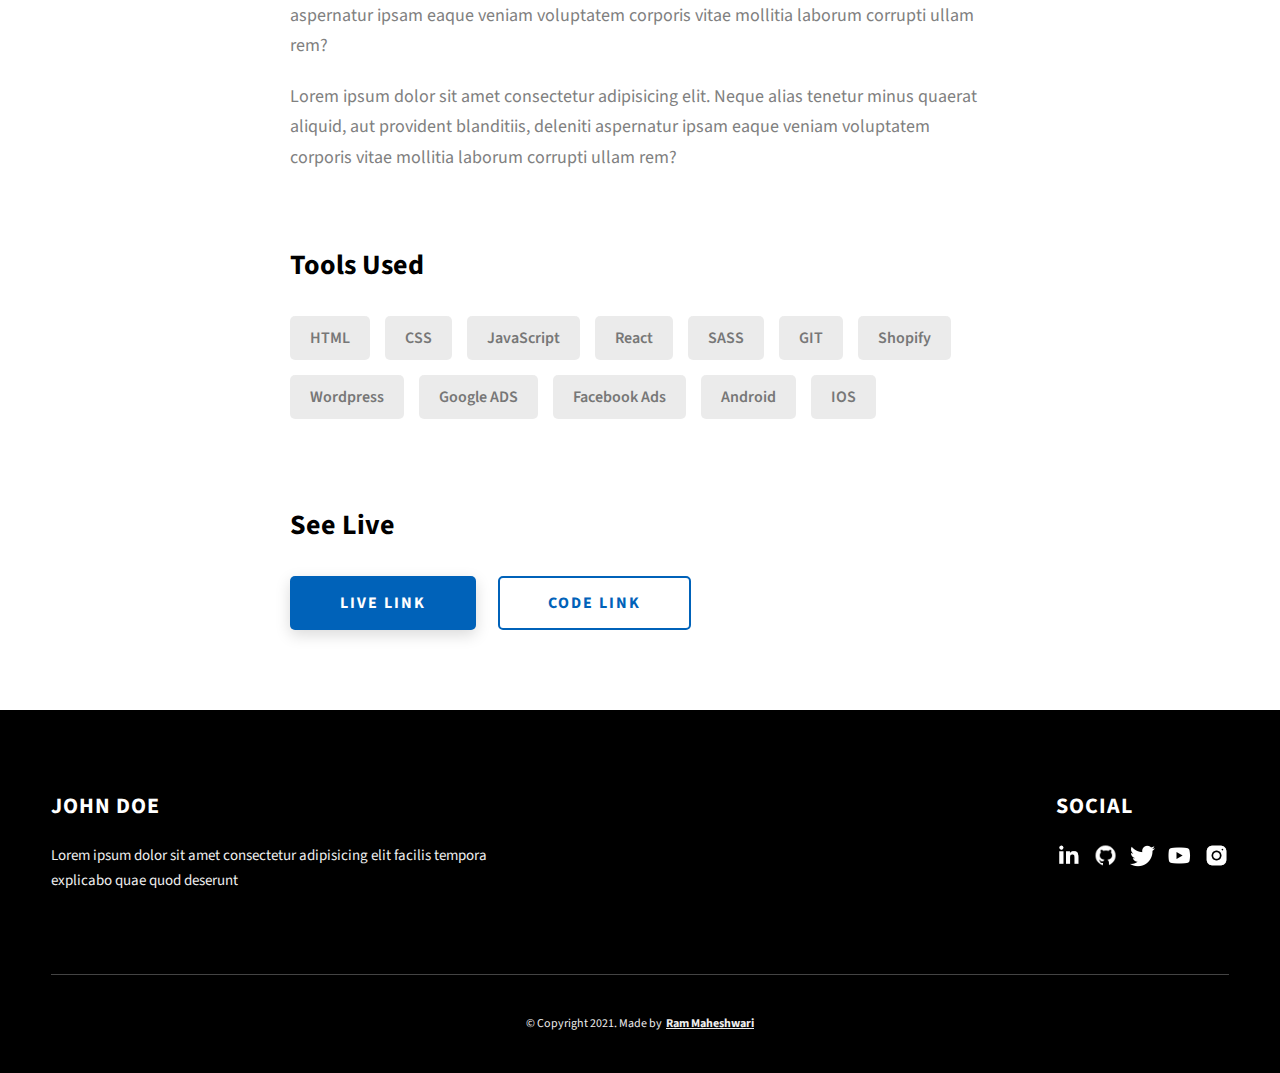
<file: project-3.html>
<!DOCTYPE html>
<html lang="en">
  <head>
    <meta charset="UTF-8" />
    <meta name="viewport" content="width=device-width, initial-scale=1.0" />
    <meta http-equiv="X-UA-Compatible" content="ie=edge" />
    <title>Case Study of Project 3</title>
    <meta name="description" content="Case study page of Project" />

    <link rel="stylesheet" href="css/style.css" />

    <link rel="preconnect" href="https://fonts.googleapis.com" />
    <link rel="preconnect" href="https://fonts.gstatic.com" crossorigin />
    <link
      href="https://fonts.googleapis.com/css2?family=Source+Sans+Pro:wght@400;600;700;900&display=swap"
      rel="stylesheet"
    />
  </head>
  <body>
    <header class="header">
      <div class="header__content">
        <div class="header__logo-container">
          <div class="header__logo-img-cont">
            <img
              src="./assets/png/john-doe.png"
              alt="Ram Maheshwari Logo Image"
              class="header__logo-img"
            />
          </div>
          <span class="header__logo-sub">John Doe</span>
        </div>
        <div class="header__main">
          <ul class="header__links">
            <li class="header__link-wrapper">
              <a href="./index.html" class="header__link"> Home </a>
            </li>
            <li class="header__link-wrapper">
              <a href="./index.html#about" class="header__link">About </a>
            </li>
            <li class="header__link-wrapper">
              <a href="./index.html#projects" class="header__link">
                Projects
              </a>
            </li>
            <li class="header__link-wrapper">
              <a href="./index.html#contact" class="header__link"> Contact </a>
            </li>
          </ul>
          <div class="header__main-ham-menu-cont">
            <img
              src="./assets/svg/ham-menu.svg"
              alt="hamburger menu"
              class="header__main-ham-menu"
            />
            <img
              src="./assets/svg/ham-menu-close.svg"
              alt="hamburger menu close"
              class="header__main-ham-menu-close d-none"
            />
          </div>
        </div>
      </div>
      <div class="header__sm-menu">
        <div class="header__sm-menu-content">
          <ul class="header__sm-menu-links">
            <li class="header__sm-menu-link">
              <a href="./index.html"> Home </a>
            </li>

            <li class="header__sm-menu-link">
              <a href="./index.html#about"> About </a>
            </li>

            <li class="header__sm-menu-link">
              <a href="./index.html#projects"> Projects </a>
            </li>

            <li class="header__sm-menu-link">
              <a href="./index.html#contact"> Contact </a>
            </li>
          </ul>
        </div>
      </div>
    </header>
    <section class="project-cs-hero">
      <div class="project-cs-hero__content">
        <h1 class="heading-primary">Project 3</h1>
        <div class="project-cs-hero__info">
          <p class="text-primary">
            Lorem ipsum dolor sit amet consectetur adipisicing elit. Dignissimos
            in numquam incidunt earum quaerat cum fuga, atque similique natus
            nobis sit.
          </p>
        </div>
        <div class="project-cs-hero__cta">
          <a href="#" class="btn btn--bg" target="_blank">Live Link</a>
        </div>
      </div>
    </section>
    <section class="project-details">
      <div class="main-container">
        <div class="project-details__content">
          <div class="project-details__showcase-img-cont">
            <img
              src="./assets/jpeg/project-mockup-example.jpeg"
              alt="Project Image"
              class="project-details__showcase-img"
            />
          </div>
          <div class="project-details__content-main">
            <div class="project-details__desc">
              <h3 class="project-details__content-title">Project Overview</h3>
              <p class="project-details__desc-para">
                Lorem ipsum dolor sit amet consectetur adipisicing elit. Neque
                alias tenetur minus quaerat aliquid, aut provident blanditiis,
                deleniti aspernatur ipsam eaque veniam voluptatem corporis vitae
                mollitia laborum corrupti ullam rem. Lorem ipsum dolor sit amet
                consectetur adipisicing elit. Neque alias tenetur minus quaerat
                aliquid, aut provident blanditiis, deleniti aspernatur ipsam
                eaque veniam voluptatem corporis vitae mollitia laborum corrupti
                ullam rem?
              </p>
              <p class="project-details__desc-para">
                Lorem ipsum dolor sit amet consectetur adipisicing elit. Neque
                alias tenetur minus quaerat aliquid, aut provident blanditiis,
                deleniti aspernatur ipsam eaque veniam voluptatem corporis vitae
                mollitia laborum corrupti ullam rem?
              </p>
            </div>
            <div class="project-details__tools-used">
              <h3 class="project-details__content-title">Tools Used</h3>
              <div class="skills">
                <div class="skills__skill">HTML</div>
                <div class="skills__skill">CSS</div>
                <div class="skills__skill">JavaScript</div>
                <div class="skills__skill">React</div>
                <div class="skills__skill">SASS</div>
                <div class="skills__skill">GIT</div>
                <div class="skills__skill">Shopify</div>
                <div class="skills__skill">Wordpress</div>
                <div class="skills__skill">Google ADS</div>
                <div class="skills__skill">Facebook Ads</div>
                <div class="skills__skill">Android</div>
                <div class="skills__skill">IOS</div>
              </div>
            </div>
            <div class="project-details__links">
              <h3 class="project-details__content-title">See Live</h3>
              <a
                href="#"
                class="btn btn--med btn--theme project-details__links-btn"
                target="_blank"
                >Live Link</a
              >
              <a
                href="#"
                class="btn btn--med btn--theme-inv project-details__links-btn"
                target="_blank"
                >Code Link</a
              >
            </div>
          </div>
        </div>
      </div>
    </section>
    <footer class="main-footer">
      <div class="main-container">
        <div class="main-footer__upper">
          <div class="main-footer__row main-footer__row-1">
            <h2 class="heading heading-sm main-footer__heading-sm">
              <span>Social</span>
            </h2>
            <div class="main-footer__social-cont">
              <a target="_blank" rel="noreferrer" href="#">
                <img
                  class="main-footer__icon"
                  src="./assets/png/linkedin-ico.png"
                  alt="icon"
                />
              </a>
              <a target="_blank" rel="noreferrer" href="#">
                <img
                  class="main-footer__icon"
                  src="./assets/png/github-ico.png"
                  alt="icon"
                />
              </a>
              <a target="_blank" rel="noreferrer" href="#">
                <img
                  class="main-footer__icon"
                  src="./assets/png/twitter-ico.png"
                  alt="icon"
                />
              </a>
              <a target="_blank" rel="noreferrer" href="#">
                <img
                  class="main-footer__icon"
                  src="./assets/png/yt-ico.png"
                  alt="icon"
                />
              </a>
              <a target="_blank" rel="noreferrer" href="#">
                <img
                  class="main-footer__icon main-footer__icon--mr-none"
                  src="./assets/png/insta-ico.png"
                  alt="icon"
                />
              </a>
            </div>
          </div>
          <div class="main-footer__row main-footer__row-2">
            <h4 class="heading heading-sm text-lt">John Doe</h4>
            <p class="main-footer__short-desc">
              Lorem ipsum dolor sit amet consectetur adipisicing elit facilis
              tempora explicabo quae quod deserunt
            </p>
          </div>
        </div>

        <div class="main-footer__lower">
          &copy; Copyright 2021. Made by
          <a rel="noreferrer" target="_blank" href="https://rammaheshwari.com"
            >Ram Maheshwari</a
          >
        </div>
      </div>
    </footer>
    <script src="./index.js"></script>
  </body>
</html>
</file>
<file: css/style.css>
/*
0 - 600px:      Phone
600 - 900px:    Tablet portrait
900 - 1200px:   Tablet landscape
[1200 - 1800] is where our normal styles apply
1800px + :      Big desktop
$breakpoint arguement choices:
- phone
- tab-port
- tab-land
- big-desktop

Inside media queries 1em is always 16px i.e 1em = 16px at every screen size only inside media queries
*/
*,
*::after,
*::before {
  margin: 0;
  padding: 0;
  box-sizing: inherit;
  font-family: inherit;
}

html {
  font-size: 62.5%;
  scroll-behavior: smooth;
}
@media only screen and (max-width: 75em) {
  html {
    font-size: 59%;
  }
}
@media only screen and (max-width: 56.25em) {
  html {
    font-size: 56%;
  }
}
@media only screen and (min-width: 112.5em) {
  html {
    font-size: 65%;
  }
}

body {
  box-sizing: border-box;
  position: relative;
  line-height: 1.5;
  font-family: sans-serif;
  overflow-x: hidden;
  overflow-y: scroll;
  font-family: "Source Sans Pro", sans-serif;
}

a {
  text-decoration: none;
  color: inherit;
}

li {
  list-style: none;
}

input:focus,
button:focus,
a:focus,
textarea:focus {
  outline: none;
}

button {
  border: none;
  cursor: pointer;
}

textarea {
  resize: none;
}

.heading-primary {
  font-size: 6rem;
  text-transform: uppercase;
  letter-spacing: 3px;
  text-align: center;
}
@media only screen and (max-width: 37.5em) {
  .heading-primary {
    font-size: 4.5rem;
  }
}

.heading-sec__mb-bg {
  margin-bottom: 11rem;
}
@media only screen and (max-width: 56.25em) {
  .heading-sec__mb-bg {
    margin-bottom: 8rem;
  }
}

.heading-sec__mb-med {
  margin-bottom: 9rem;
}
@media only screen and (max-width: 56.25em) {
  .heading-sec__mb-med {
    margin-bottom: 8rem;
  }
}

.heading-sec__main {
  display: block;
  font-size: 4rem;
  text-transform: uppercase;
  letter-spacing: 1px;
  letter-spacing: 3px;
  text-align: center;
  margin-bottom: 3.5rem;
  position: relative;
}
.heading-sec__main--lt {
  color: #fff;
}
.heading-sec__main--lt::after {
  content: "";
  background: #fff !important;
}
.heading-sec__main::after {
  content: "";
  position: absolute;
  top: calc(100% + 1.5rem);
  height: 5px;
  width: 3rem;
  background: #0062b9;
  left: 50%;
  transform: translateX(-50%);
  border-radius: 5px;
}
@media only screen and (max-width: 37.5em) {
  .heading-sec__main::after {
    top: calc(100% + 1.2rem);
  }
}

.heading-sec__sub {
  display: block;
  text-align: center;
  color: #777;
  font-size: 2rem;
  font-weight: 500;
  max-width: 80rem;
  margin: auto;
  line-height: 1.6;
}
@media only screen and (max-width: 37.5em) {
  .heading-sec__sub {
    font-size: 1.8rem;
  }
}
.heading-sec__sub--lt {
  color: #eee;
}

.heading-sm {
  font-size: 2.2rem;
  text-transform: uppercase;
  letter-spacing: 1px;
}

.main-container {
  max-width: 120rem;
  margin: auto;
  width: 92%;
}

.btn {
  background: #fff;
  color: #333;
  text-transform: uppercase;
  letter-spacing: 2px;
  display: inline-block;
  font-weight: 700;
  border-radius: 5px;
  box-shadow: 0 5px 15px 0 rgba(0, 0, 0, 0.15);
  transition: transform 0.3s;
}
.btn:hover {
  transform: translateY(-3px);
}
.btn--bg {
  padding: 1.5rem 8rem;
  font-size: 2rem;
}
.btn--med {
  padding: 1.5rem 5rem;
  font-size: 1.6rem;
}
.btn--theme {
  background: #0062b9;
  color: #fff;
}
.btn--theme-inv {
  color: #0062b9;
  background: #fff;
  border: 2px solid #0062b9;
  box-shadow: none;
  padding: calc(1.5rem - 2px) calc(5rem - 2px);
}

.sec-pad {
  padding: 12rem 0;
}
@media only screen and (max-width: 56.25em) {
  .sec-pad {
    padding: 8rem 0;
  }
}

.text-primary {
  color: #fff;
  font-size: 2.2rem;
  text-align: center;
  width: 100%;
  line-height: 1.6;
}
@media only screen and (max-width: 37.5em) {
  .text-primary {
    font-size: 2rem;
  }
}

.d-none {
  display: none;
}

.home-hero {
  color: #fff;
  background: linear-gradient(
      to right,
      rgba(0, 98, 185, 0.8),
      rgba(0, 98, 185, 0.8)
    ),
    url(../../assets/svg/common-bg.svg);
  background-position: center;
  height: 100vh;
  min-height: 80rem;
  max-height: 120rem;
  position: relative;
}
@media only screen and (max-width: 37.5em) {
  .home-hero {
    height: unset;
    min-height: unset;
  }
}
.home-hero__socials {
  position: absolute;
  top: 50%;
  border: 2px solid #eee;
  border-left: 2px solid #eee;
  transform: translateY(-50%);
}
@media only screen and (max-width: 56.25em) {
  .home-hero__socials {
    display: none;
  }
}
.home-hero__mouse-scroll-cont {
  position: absolute;
  bottom: 3%;
  left: 50%;
  transform: translateX(-50%);
}
@media only screen and (max-width: 37.5em) {
  .home-hero__mouse-scroll-cont {
    display: none;
  }
}
.home-hero__social {
  width: 5rem;
}
.home-hero__social-icon-link {
  width: 100%;
  display: block;
  padding: 1.2rem;
  border-bottom: 2px solid #eee;
  transition: background 0.3s;
}
.home-hero__social-icon-link:hover {
  background: rgba(255, 255, 255, 0.1);
}
.home-hero__social-icon-link--bd-none {
  border-bottom: 0;
}
.home-hero__social-icon {
  width: 100%;
}
.home-hero__content {
  position: absolute;
  top: 50%;
  left: 50%;
  transform: translate(-50%, -50%);
  max-width: 90rem;
  width: 92%;
}
@media only screen and (max-width: 37.5em) {
  .home-hero__content {
    padding: 19rem 0 13rem 0;
    margin: auto;
    position: static;
    transform: translate(0, 0);
  }
}
.home-hero__info {
  margin: 3rem auto 0 auto;
  max-width: 80rem;
}
.home-hero__cta {
  margin-top: 5rem;
  text-align: center;
}

.about {
  background: #fafafa;
}
.about__content {
  display: grid;
  grid-template-columns: 1fr 1fr;
  grid-gap: 10rem;
}
@media only screen and (max-width: 56.25em) {
  .about__content {
    grid-template-columns: 1fr;
    grid-gap: 8rem;
  }
}
.about__content-title {
  font-weight: 700;
  font-size: 2.8rem;
  margin-bottom: 3rem;
}
@media only screen and (max-width: 37.5em) {
  .about__content-title {
    font-size: 2.4rem;
  }
}
.about__content-details-para {
  font-size: 1.8rem;
  color: grey;
  max-width: 60rem;
  line-height: 1.7;
  margin-bottom: 1rem;
}
.about__content-details-para--hl {
  font-weight: 700;
  margin: 0 3px;
}
.about__content-details-para:last-child {
  margin-bottom: 4rem;
}

.projects__row {
  display: grid;
  grid-template-columns: 1.5fr 1fr;
  grid-gap: 5rem;
  margin-bottom: 11rem;
}
@media only screen and (max-width: 56.25em) {
  .projects__row {
    grid-template-columns: 1fr;
    grid-gap: 2rem;
    margin-bottom: 8rem;
  }
}
@media only screen and (max-width: 56.25em) {
  .projects__row {
    text-align: center;
  }
}
.projects__row:last-child {
  margin-bottom: 0;
}
.projects__row-img-cont {
  overflow: hidden;
}
.projects__row-img {
  width: 100%;
  display: block;
  object-fit: cover;
}
.projects__row-content {
  padding: 2rem 0;
  display: flex;
  justify-content: center;
  flex-direction: column;
  align-items: flex-start;
}
@media only screen and (max-width: 56.25em) {
  .projects__row-content {
    align-items: center;
  }
}
.projects__row-content-title {
  font-weight: 700;
  font-size: 2.8rem;
  margin-bottom: 2rem;
}
@media only screen and (max-width: 37.5em) {
  .projects__row-content-title {
    font-size: 2.4rem;
  }
}
.projects__row-content-desc {
  font-size: 1.8rem;
  color: grey;
  max-width: 60rem;
  line-height: 1.7;
  margin-bottom: 3rem;
}
@media only screen and (max-width: 37.5em) {
  .projects__row-content-desc {
    font-size: 1.7rem;
  }
}

.contact {
  background: linear-gradient(
      to right,
      rgba(0, 0, 0, 0.8),
      rgba(0, 98, 185, 0.8)
    ),
    url(../../assets/svg/common-bg.svg);
  background-size: cover;
  background-position: center;
}
.contact__form-container {
  box-shadow: 0 0 10px rgba(0, 0, 0, 0.1);
  background: white;
  padding: 4rem;
  margin-top: 6rem;
  max-width: 80rem;
  text-align: right;
  width: 95%;
  border-radius: 5px;
  margin: 5rem auto 0 auto;
}
@media only screen and (max-width: 37.5em) {
  .contact__form-container {
    padding: 3rem;
  }
}
.contact__form-field {
  margin-bottom: 4rem;
}
@media only screen and (max-width: 37.5em) {
  .contact__form-field {
    margin-bottom: 3rem;
  }
}
.contact__form-label {
  color: #666;
  font-size: 1.4rem;
  letter-spacing: 1px;
  font-weight: 700;
  margin-bottom: 1rem;
  display: block;
  text-align: left;
}
.contact__form-input {
  color: #333;
  padding: 2rem;
  width: 100%;
  border: 1px solid #ebebeb;
  font-size: 1.6rem;
  letter-spacing: 0px;
  background: #f0f0f0;
  border-radius: 5px;
  font-weight: 600;
  /* Code for Modern Browsers */
  /* Code for WebKit, Blink, Edge */
  /* Code for Internet Explorer 10-11 */
  /* Code for Microsoft Edge */
  /* Code for Mozilla Firefox 4 to 18 */
  /* Code for Mozilla Firefox 19+ */
}
.contact__form-input::placeholder {
  color: #999;
  font-weight: 600;
  font-size: 1.6rem;
}
.contact__form-input::-webkit-input-placeholder {
  color: #999;
  font-weight: 600;
  font-size: 1.6rem;
}
.contact__form-input:-ms-input-placeholder {
  color: #999;
  font-weight: 600;
  font-size: 1.6rem;
}
.contact__form-input::-ms-input-placeholder {
  color: #999;
  font-weight: 600;
  font-size: 1.6rem;
}
.contact__form-input:-moz-placeholder {
  opacity: 1;
  color: #999;
  font-weight: 600;
  font-size: 1.6rem;
}
.contact__form-input::-moz-placeholder {
  opacity: 1;
  color: #999;
  font-weight: 600;
  font-size: 1.6rem;
}
.contact__btn {
  width: 30%;
  padding: 2rem 4rem;
  font-size: 1.6rem;
}
@media only screen and (max-width: 37.5em) {
  .contact__btn {
    width: 100%;
  }
}

.project-cs-hero {
  color: #fff;
  background: linear-gradient(
      to right,
      rgba(0, 98, 185, 0.8),
      rgba(0, 98, 185, 0.8)
    ),
    url(../../assets/svg/common-bg.svg);
  background-size: cover;
  background-position: center;
  position: relative;
}
@media only screen and (max-width: 37.5em) {
  .project-cs-hero {
    height: unset;
    min-height: unset;
  }
}
.project-cs-hero__content {
  padding: 25rem 0 17rem 0;
  max-width: 90rem;
  width: 92%;
  margin: auto;
}
@media only screen and (max-width: 37.5em) {
  .project-cs-hero__content {
    padding: 19rem 0 13rem 0;
    margin: auto;
    position: static;
    transform: translate(0, 0);
  }
}
.project-cs-hero__info {
  margin: 3rem auto 0 auto;
  max-width: 80rem;
}
.project-cs-hero__cta {
  margin-top: 5rem;
  text-align: center;
}

.project-details__content {
  padding: 8rem 0;
  max-width: 90rem;
  margin: auto;
}
.project-details__content-title {
  font-weight: 700;
  font-size: 2.8rem;
  margin-bottom: 3rem;
}
@media only screen and (max-width: 37.5em) {
  .project-details__content-title {
    font-size: 2.4rem;
  }
}

.project-details__showcase-img-cont {
  width: 100%;
  margin-bottom: 6rem;
}

.project-details__showcase-img {
  width: 100%;
}

.project-details__content-main {
  width: 100%;
  max-width: 70rem;
  margin: auto;
}

.project-details__desc {
  margin: 0 0 7rem 0;
}
.project-details__desc-para {
  font-size: 1.8rem;
  line-height: 1.7;
  color: grey;
  margin-bottom: 2rem;
}

.project-details__tools-used {
  margin: 0 0 7rem 0;
}
.project-details__tools-used-list {
  display: flex;
  flex-wrap: wrap;
}
.project-details__tools-used-item {
  padding: 1rem 2rem;
  margin-bottom: 1.5rem;
  margin-right: 1.5rem;
  font-size: 1.6rem;
  background: rgba(153, 153, 153, 0.2);
  border-radius: 5px;
  font-weight: 600;
  color: #777;
}

.project-details__links {
  margin: 0 0;
}
.project-details__links-btn {
  margin-right: 2rem;
}
@media only screen and (max-width: 37.5em) {
  .project-details__links-btn {
    margin-right: 0;
    width: 70%;
    margin-bottom: 2rem;
    text-align: center;
  }
}
.project-details__links-btn:last-child {
  margin: 0;
}
@media only screen and (max-width: 37.5em) {
  .project-details__links-btn:last-child {
    margin: 0;
  }
}

.header {
  position: fixed;
  width: 100%;
  z-index: 1000;
  background: #000;
  background: #fff;
  box-shadow: 0 10px 100px rgba(0, 0, 0, 0.1);
}
.header__content {
  display: flex;
  align-items: center;
  justify-content: space-between;
  padding: 1rem 5rem;
}
@media only screen and (max-width: 56.25em) {
  .header__content {
    padding: 0 2rem;
  }
}
.header__logo-container {
  display: flex;
  align-items: center;
  cursor: pointer;
  color: #333;
  transition: color 0.3s;
}
.header__logo-container:hover {
  color: #0062b9;
}
.header__logo-img-cont {
  width: 5rem;
  height: 5rem;
  border-radius: 50px;
  overflow: hidden;
  margin-right: 1.5rem;
  background: #0062b9;
}
@media only screen and (max-width: 56.25em) {
  .header__logo-img-cont {
    width: 4.5rem;
    height: 4.5rem;
    margin-right: 1.2rem;
  }
}
.header__logo-img {
  width: 100%;
  height: 100%;
  object-fit: cover;
  object-position: center;
  display: block;
}
.header__logo-sub {
  font-size: 1.8rem;
  text-transform: uppercase;
  font-weight: 700;
  letter-spacing: 1px;
}
.header__links {
  display: flex;
}
@media only screen and (max-width: 37.5em) {
  .header__links {
    display: none;
  }
}
.header__link {
  padding: 2.2rem 3rem;
  display: inline-block;
  font-size: 1.6rem;
  color: #333;
  text-transform: uppercase;
  letter-spacing: 1px;
  font-weight: 700;
  transition: color 0.3s;
}
.header__link:hover {
  color: #0062b9;
}
@media only screen and (max-width: 56.25em) {
  .header__link {
    padding: 3rem 1.8rem;
    font-size: 1.5rem;
  }
}
.header__main-ham-menu-cont {
  display: none;
  width: 3rem;
  padding: 2.2rem 0;
}
@media only screen and (max-width: 37.5em) {
  .header__main-ham-menu-cont {
    display: block;
  }
}
.header__main-ham-menu {
  width: 100%;
}
.header__main-ham-menu-close {
  width: 100%;
}
.header__sm-menu {
  background: #fff;
  position: absolute;
  width: 100%;
  top: 100%;
  visibility: hidden;
  opacity: 0;
  transition: all 0.3s;
  box-shadow: 0px 5px 5px 0px rgba(0, 0, 0, 0.1);
  -webkit-box-shadow: 0px 5px 5px 0px rgba(0, 0, 0, 0.1);
  -moz-box-shadow: 0px 5px 5px 0px rgba(0, 0, 0, 0.1);
}
.header__sm-menu--active {
  visibility: hidden;
  opacity: 0;
}
@media only screen and (max-width: 37.5em) {
  .header__sm-menu--active {
    visibility: visible;
    opacity: 1;
  }
}
.header__sm-menu-link a {
  display: block;
  text-decoration: none;
  padding: 2.5rem 3rem;
  font-size: 1.6rem;
  color: #333;
  text-align: right;
  border-bottom: 1px solid #eee;
  font-weight: 700;
  text-transform: uppercase;
  letter-spacing: 2px;
  transition: color 0.3s;
}
.header__sm-menu-link a:hover {
  color: #0062b9;
}
.header__sm-menu-link:first-child a {
  border-top: 1px solid #eee;
}
.header__sm-menu-link-last {
  border-bottom: 0;
}

.main-footer {
  background: #000;
  color: #fff;
}
.main-footer__upper {
  display: flex;
  justify-content: space-between;
  padding: 8rem 0;
}
@media only screen and (max-width: 56.25em) {
  .main-footer__upper {
    padding: 6rem 0;
  }
}
@media only screen and (max-width: 37.5em) {
  .main-footer__upper {
    display: block;
  }
}
.main-footer__row-1 {
  order: 2;
}
@media only screen and (max-width: 56.25em) {
  .main-footer__row-1 {
    margin-bottom: 5rem;
  }
}
.main-footer__row-2 {
  width: 40%;
  order: 1;
  max-width: 50rem;
}
@media only screen and (max-width: 56.25em) {
  .main-footer__row-2 {
    width: 100%;
  }
}
.main-footer__short-desc {
  margin-top: 2rem;
  color: #eee;
  font-size: 1.5rem;
  line-height: 1.7;
}
.main-footer__social-cont {
  margin-top: 2rem;
}
.main-footer__icon {
  margin-right: 1rem;
  width: 2.5rem;
}
.main-footer__icon--mr-none {
  margin-right: 0;
}
.main-footer__lower {
  padding: 4rem 0;
  border-top: 1px solid #444;
  color: #eee;
  font-size: 1.2rem;
  text-align: left;
  text-align: center;
}
.main-footer__lower a {
  text-decoration: underline;
  font-weight: bold;
  margin-left: 2px;
}
@media only screen and (max-width: 56.25em) {
  .main-footer__lower {
    padding: 3.5rem 0;
  }
}

.skills {
  display: flex;
  flex-wrap: wrap;
}
.skills__skill {
  padding: 1rem 2rem;
  margin-bottom: 1.5rem;
  margin-right: 1.5rem;
  font-size: 1.6rem;
  background: rgba(153, 153, 153, 0.2);
  border-radius: 5px;
  font-weight: 600;
  color: #777;
}

.mouse {
  width: 25px;
  height: 40px;
  border: 2px solid #eee;
  border-radius: 60px;
  position: relative;
  overflow: hidden;
}
.mouse::before {
  content: "";
  width: 5px;
  height: 5px;
  position: absolute;
  top: 7px;
  left: 50%;
  transform: translateX(-50%);
  background-color: #eee;
  border-radius: 50%;
  opacity: 1;
  animation: wheel 1.3s infinite;
  -webkit-animation: wheel 1.3s infinite;
}

@keyframes wheel {
  to {
    opacity: 0;
    top: 27px;
  }
}

@-webkit-keyframes wheel {
  to {
    opacity: 0;
    top: 27px;
  }
}
.home-hero__social-icon-link {
  position: relative;
  display: inline-block;
  text-decoration: none;
}

.home-hero__social-icon-link {
  position: relative;
  display: inline-block;
  text-decoration: none;
}

.home-hero__social-icon-link::after {
  content: attr(
    data-hover
  ); /* Display the text from the data-hover attribute */
  position: absolute;
  top: 50%;
  left: 110%; /* Adjust for right-side positioning */
  transform: translateY(-50%);
  background-color: rgba(0, 0, 0, 0.8);
  color: #fff;
  padding: 8px 12px; /* Adjust padding for better spacing */
  border-radius: 5px;
  font-size: 1.25rem; /* Increased font size */
  opacity: 0;
  visibility: hidden;
  transition: opacity 0.3s ease, visibility 0.3s ease, transform 0.3s ease;
  white-space: nowrap;
}

.home-hero__social-icon-link:hover::after {
  opacity: 1;
  visibility: visible;
  transform: translateY(-50%) translateX(10px); /* Slight slide effect */
}
.projects__row {
  display: flex;
  flex-wrap: wrap;
  gap: 20px; /* Adjust gap between video and text content */
  align-items: center;
  justify-content: space-between;
}

.projects__row-img-cont {
  flex: 1 1 100%; /* Make the video container take full width on smaller screens */
  max-width: 560px; /* Optional max width for the iframe */
}

.projects__row-content {
  flex: 1 1 100%; /* Make the content take full width on smaller screens */
  max-width: 500px; /* Optional max width for content */
}

.projects__row-img-cont iframe {
  width: 100%;
  height: 315px;
  border-radius: 8px;
  box-shadow: 0px 4px 10px rgba(0, 0, 0, 0.1); /* Optional shadow */
}

::-webkit-scrollbar-track {
  -webkit-box-shadow: inset 0 0 6px rgba(0, 0, 0, 0.3);
  background-color: #f5f5f5;
  border-radius: 10px;
}

::-webkit-scrollbar {
  width: 10px;
  background-color: #00000000;
}

::-webkit-scrollbar-thumb {
  border-radius: 10px;
  background-image: -webkit-gradient(
    linear,
    left bottom,
    left top,
    color-stop(0.44, rgb(122, 153, 217)),
    color-stop(0.72, rgb(73, 125, 189)),
    color-stop(0.86, rgb(28, 58, 148))
  );
}
.youtube-grid {
  display: grid;
  grid-template-columns: repeat(auto-fit, minmax(300px, 1fr)); /* Responsive columns */
  gap: 20px; /* Spacing between grid items */
  padding: 20px; /* Padding around the grid */
}

.youtube-grid__item iframe {
  width: 100%; /* Full width within the grid item */
  aspect-ratio: 16 / 9; /* Ensures consistent video aspect ratio */
  border-radius: 8px; /* Rounded corners (optional) */
  box-shadow: 0px 4px 10px rgba(0, 0, 0, 0.1); /* Optional shadow for aesthetics */
}
</file>
